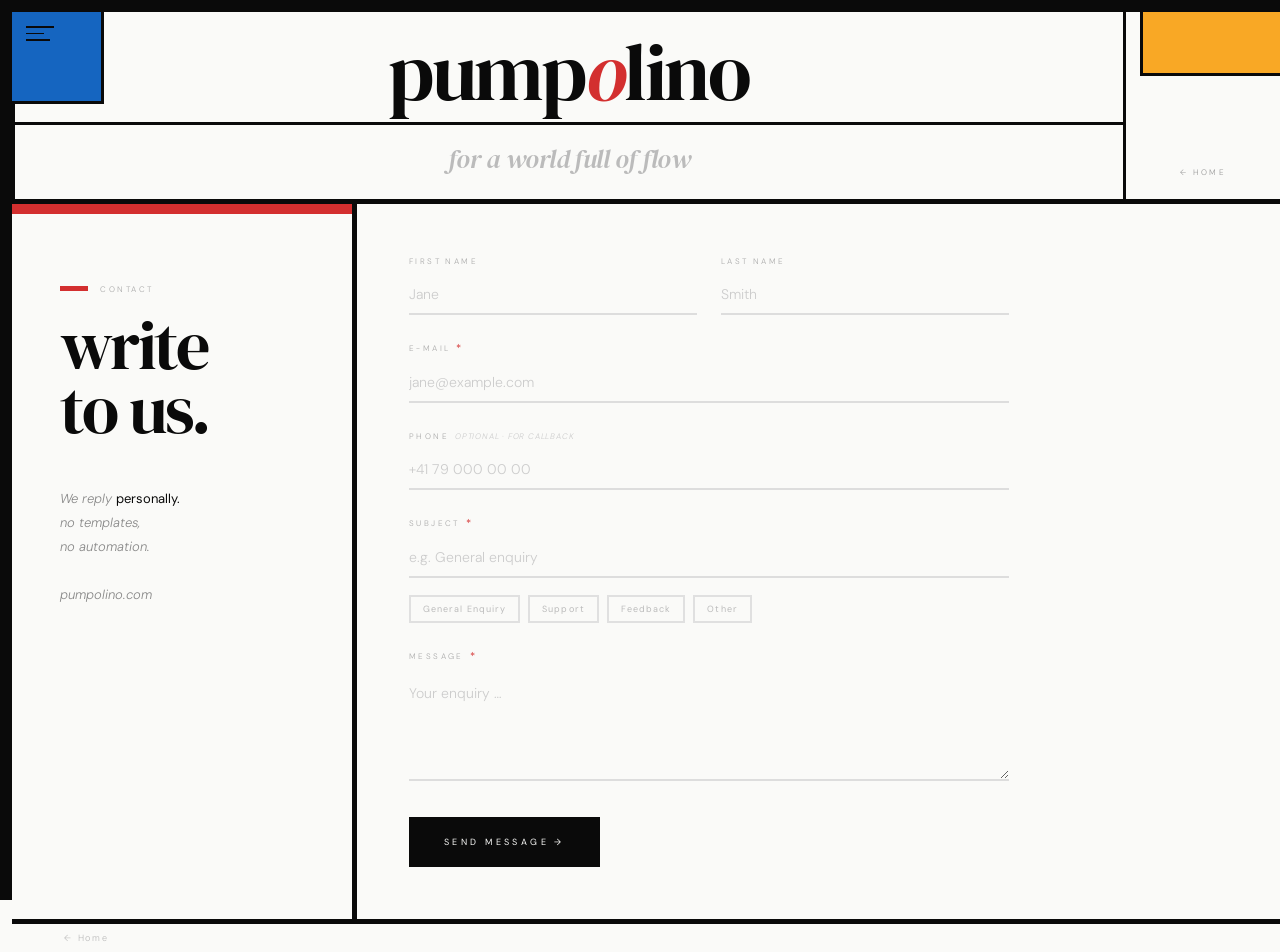
<file: contact/index.html>
<!DOCTYPE html>
<html lang="en">
<head>
  <meta name="google-site-verification" content="MdmdQ-X2cMjee2IlvMVtjdzibeW9ljBhXA4Iq9hw-4k"/>
  <title id="seo-title"></title>
  <meta name="description" id="seo-desc" content=""/>
  <meta property="og:title" id="seo-og-title" content=""/>
  <meta property="og:description" id="seo-og-desc" content=""/>
  <meta property="og:type" content="website"/>
  <meta property="og:url" content="https://pumpolino.com/contact/"/>
  <link rel="canonical" href="https://pumpolino.com/contact/"/>
  <meta charset="UTF-8"/>
  <meta name="viewport" content="width=device-width, initial-scale=1.0"/>
  <link rel="preconnect" href="https://fonts.googleapis.com">
  <link rel="preconnect" href="https://fonts.gstatic.com" crossorigin>
  <link href="https://fonts.googleapis.com/css2?family=DM+Sans:ital,opsz,wght@0,9..40,300;0,9..40,400;0,9..40,700;1,9..40,300&family=DM+Serif+Display:ital@0;1&display=swap&display=swap" rel="stylesheet" media="print" onload="this.media='all'">
  <noscript><link href="https://fonts.googleapis.com/css2?family=DM+Sans:ital,opsz,wght@0,9..40,300;0,9..40,400;0,9..40,700;1,9..40,300&family=DM+Serif+Display:ital@0;1&display=swap" rel="stylesheet"></noscript>
  <link rel="stylesheet" href="/assets/style.css">
  <style>
    .page { display: flex; flex-direction: column; min-height: 100vh; padding: 12px 0 0 12px; }
    .inner-eyebrow.red::before { background: var(--red); }
  </style>
<script type="application/ld+json">
{
  "@context": "https://schema.org",
  "@type": "ProfessionalService",
  "name": "Pumpolino",
  "url": "https://pumpolino.com",
  "description": "Pumpolino applies precision to complex problems, from industrial process consulting and AI-driven operations to art provenance and collection management.",
  "slogan": "for a world full of flow",
  "serviceType": ["Process Intelligence Consulting", "Art Provenance Consulting", "Industrial Asset Management"]
}
</script>
</head>
<body>

<div class="m-left"></div>
<div class="m-top"></div>
<div class="m-corner-1" onclick="this.classList.add('hidden')"></div>
<div class="m-corner-2" onclick="this.classList.add('hidden')"></div>


<button class="hamburger" id="hamburger" onclick="toggleMenu()" aria-label="Menu">
  <span></span><span></span><span></span>
</button>

<div class="nav-overlay" id="nav-overlay">
  <a class="nav-overlay-item" href="/">Home</a>
  <a class="nav-overlay-item" href="/process">Process &amp; Intelligence</a>
  <a class="nav-overlay-item" href="/art">Art &amp; Provenance</a>
  <a class="nav-overlay-item" href="/pumps-and-art">Industrial Pumps &amp; Art</a>
  <a class="nav-overlay-item" href="/contact">Contact</a>
</div>

<div class="page">
  <header class="site-header">
    <div class="header-left-cell"></div>
    <div class="header-center-cell">
      <a class="logo" href="/">
        <div class="logo-word">pump<em>o</em>lino</div>
      </a>
      <div class="header-tagline-cell">
        <div class="header-tagline">for a world full of flow</div>
      </div>
    </div>
    <div class="header-nav-cell">
      <a class="nav-link" href="/">← Home</a>
    </div>
  </header>

  <div class="inner-main">
    <div class="inner-left">
      <div class="inner-color-block" style="background:var(--red);"></div>
      <div class="inner-eyebrow red" id="c-eyebrow"></div>
      <div class="inner-title" id="c-title"></div>
      <p class="inner-note" id="c-note"></p>
    </div>
    <div class="inner-divider"></div>
    <div class="inner-right">
      <form class="contact-form" id="contact-form" novalidate>
        <input type="hidden" name="access_key" id="w3f-access-key">
        <input type="checkbox" name="botcheck" style="display:none;" tabindex="-1" autocomplete="off">
        <input type="hidden" name="from_name" value="Pumpolino Website">

        <div class="form-row">
          <div class="form-group">
            <label class="form-label" for="first-name" id="lbl-firstname"></label>
            <input class="form-input" type="text" id="first-name" name="first_name" placeholder="Jane" required>
          </div>
          <div class="form-group">
            <label class="form-label" for="last-name" id="lbl-lastname"></label>
            <input class="form-input" type="text" id="last-name" name="last_name" placeholder="Smith" required>
          </div>
        </div>
        <div class="form-group">
          <label class="form-label" for="email">E-mail <span class="req">*</span></label>
          <input class="form-input" type="email" id="email" name="email" placeholder="jane@example.com" required>
        </div>
        <div class="form-group">
          <label class="form-label" for="phone">Phone <span class="opt">optional · for callback</span></label>
          <input class="form-input" type="tel" id="phone" name="phone" placeholder="+41 79 000 00 00">
        </div>
        <div class="form-group">
          <label class="form-label" for="subject">Subject <span class="req">*</span></label>
          <input class="form-input" type="text" id="subject" name="subject" placeholder="e.g. General enquiry" required>
          <div class="subject-hints" id="subject-hints"></div>
        </div>
        <div class="form-group">
          <label class="form-label" for="message">Message <span class="req">*</span></label>
          <textarea class="form-textarea" id="message" name="message" placeholder="Your enquiry …" required></textarea>
        </div>
        <button class="form-submit" type="button" id="btn-submit" onclick="submitForm()"></button>
      </form>
      <div class="form-success" id="form-success"><p id="form-success-text"></p></div>
      <div class="form-error"   id="form-error">  <p id="form-error-text"></p></div>
    </div>
  </div>

  <footer class="site-footer">
    <a class="footer-right" href="/">← Home</a>
  </footer>

</div>

<script src="/assets/content.js"></script>
<script src="/assets/shared.js"></script>
<script>
  initShared();

  var c = CONTENT.contact;
  document.getElementById('c-eyebrow').textContent   = c.eyebrow;
  document.getElementById('c-title').innerHTML       = c.title;
  document.getElementById('c-note').innerHTML        = c.note;
  document.getElementById('lbl-firstname').textContent = c.form.firstname;
  document.getElementById('lbl-lastname').textContent  = c.form.lastname;
  document.getElementById('btn-submit').innerHTML    = c.form.submitBtn;
  document.getElementById('form-success-text').innerHTML = c.form.success;
  document.getElementById('form-error-text').textContent = c.form.error;
  document.getElementById('w3f-access-key').value   = c.web3formsKey;

  document.getElementById('subject-hints').innerHTML = c.form.hints.map(function(h){
    return '<button type="button" class="subject-hint" onclick="setSubject(this,\''+h+'\')">'+h+'</button>';
  }).join('');

  function setSubject(btn, val) {
    document.getElementById('subject').value = val;
    document.querySelectorAll('.subject-hint').forEach(function(b){ b.classList.remove('active'); });
    btn.classList.add('active');
  }

  async function submitForm() {
    var form    = document.getElementById('contact-form');
    var btn     = document.getElementById('btn-submit');
    var success = document.getElementById('form-success');
    var errorEl = document.getElementById('form-error');

    var required = form.querySelectorAll('[required]');
    var valid = true;
    required.forEach(function(el){ if (!el.value.trim()) valid = false; });
    if (!valid) { form.reportValidity(); return; }

    var firstName = document.getElementById('first-name').value.trim();
    var lastName  = document.getElementById('last-name').value.trim();

    var payload = {
      access_key: c.web3formsKey,
      from_name:  'Pumpolino Website',
      name:       (firstName + ' ' + lastName).trim(),
      email:      document.getElementById('email').value.trim(),
      phone:      document.getElementById('phone').value.trim(),
      subject:    document.getElementById('subject').value.trim(),
      message:    document.getElementById('message').value.trim(),
      botcheck:   form.querySelector('[name="botcheck"]').checked,
    };

    btn.disabled = true;
    btn.textContent = c.form.submitBtnSending;
    errorEl.style.display = 'none';

    try {
      var response = await fetch('https://api.web3forms.com/submit', {
        method: 'POST',
        headers: { 'Content-Type': 'application/json', 'Accept': 'application/json' },
        body: JSON.stringify(payload),
      });
      var data = await response.json();
      if (data.success) {
        form.style.display = 'none';
        success.style.display = 'block';
      } else {
        throw new Error(data.message || 'Unknown error');
      }
    } catch(e) {
      errorEl.style.display = 'block';
      btn.disabled = false;
      btn.innerHTML = c.form.submitBtn;
    }
  }
</script>
<script>
  (function() {
    var s = CONTENT.seo.contact;
    document.getElementById('seo-title').textContent = s.title;
    document.getElementById('seo-desc').setAttribute('content', s.description);
    document.getElementById('seo-og-title').setAttribute('content', s.title);
    document.getElementById('seo-og-desc').setAttribute('content', s.description);
  })();
</script>
</body>
</html>
</file>
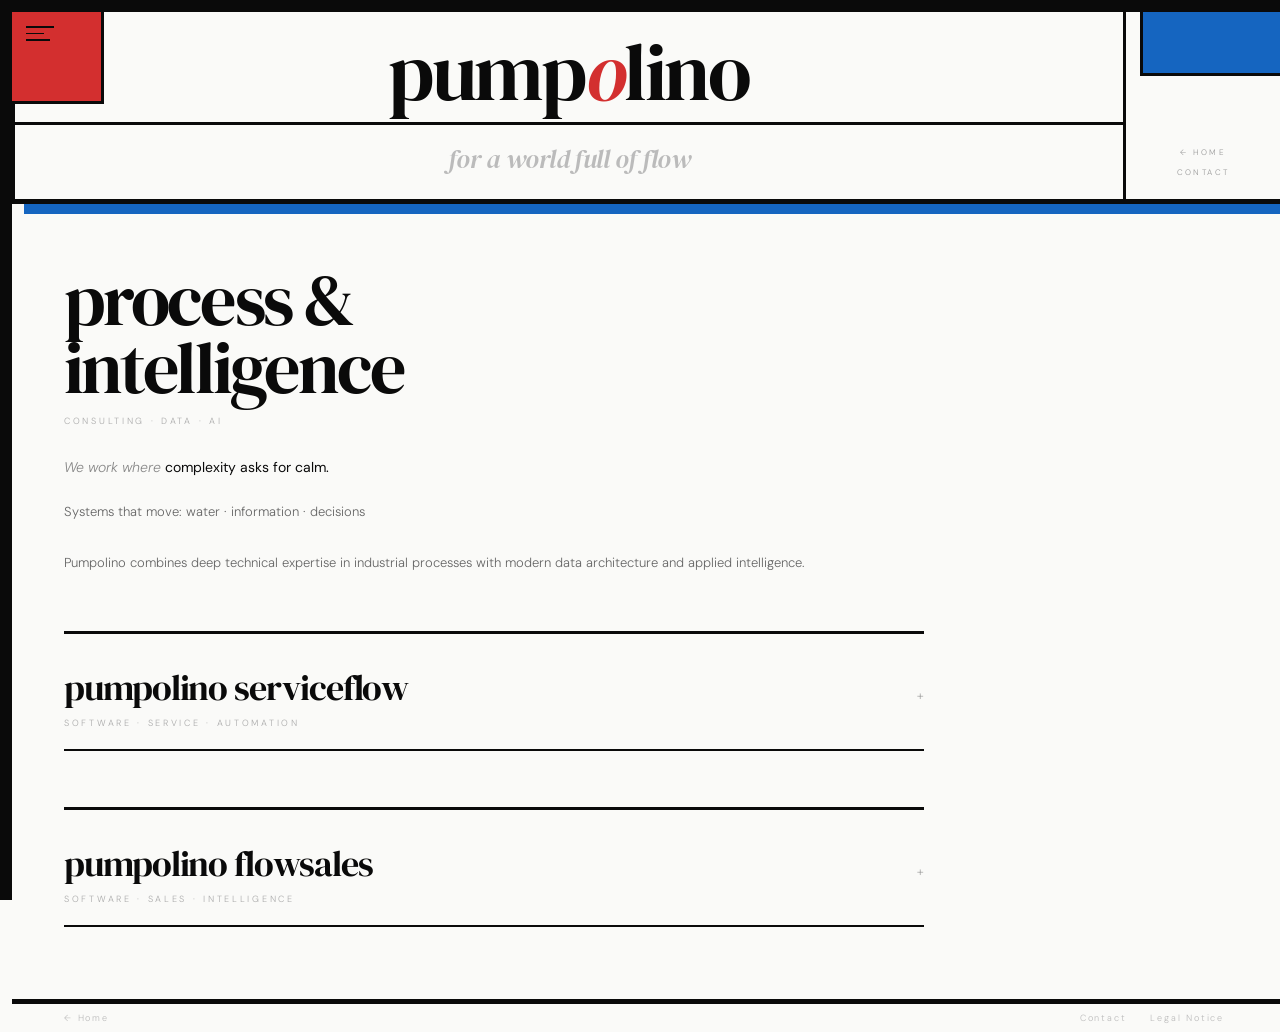
<file: process/index.html>
<!DOCTYPE html>
<html lang="en">
<head>
  <meta name="google-site-verification" content="MdmdQ-X2cMjee2IlvMVtjdzibeW9ljBhXA4Iq9hw-4k"/>
  <title id="seo-title"></title>
  <meta name="description" id="seo-desc" content=""/>
  <meta property="og:title" id="seo-og-title" content=""/>
  <meta property="og:description" id="seo-og-desc" content=""/>
  <meta property="og:type" content="website"/>
  <meta property="og:url" content="https://pumpolino.com/process/"/>
  <link rel="canonical" href="https://pumpolino.com/process/"/>
  <meta charset="UTF-8"/>
  <meta name="viewport" content="width=device-width, initial-scale=1.0"/>
  <link rel="preconnect" href="https://fonts.googleapis.com">
  <link rel="preconnect" href="https://fonts.gstatic.com" crossorigin>
  <link href="https://fonts.googleapis.com/css2?family=DM+Sans:ital,opsz,wght@0,9..40,300;0,9..40,400;0,9..40,700;1,9..40,300&family=DM+Serif+Display:ital@0;1&display=swap&display=swap" rel="stylesheet" media="print" onload="this.media='all'">
  <noscript><link href="https://fonts.googleapis.com/css2?family=DM+Sans:ital,opsz,wght@0,9..40,300;0,9..40,400;0,9..40,700;1,9..40,300&family=DM+Serif+Display:ital@0;1&display=swap" rel="stylesheet"></noscript>
  <link rel="stylesheet" href="/assets/style.css">
  <style>
    .page { display: flex; flex-direction: column; min-height: 100vh; padding: 12px 0 0 12px; }
    .page-main { flex: 1; padding: 52px 56px 72px 52px; position: relative; z-index: 10; }
    .page-bar { height: 10px; background: var(--blue); margin: 0 -56px 0 -52px; position: relative; left: -52px; width: calc(100% + 108px); margin-bottom: 40px; }
    .page-grid { display: grid; grid-template-columns: 1fr 1fr; gap: 56px; max-width: 1100px; margin-bottom: 56px; }
    @media (max-width: 760px) {
      .page-main { padding: 36px 28px 56px 28px; }
      .page-grid { grid-template-columns: 1fr; gap: 28px; }
      .p1-product { max-width: 100%; }
    }
  </style>
<script type="application/ld+json">
{
  "@context": "https://schema.org",
  "@type": "ProfessionalService",
  "name": "Pumpolino",
  "url": "https://pumpolino.com",
  "description": "Pumpolino applies precision to complex problems, from industrial process consulting and AI-driven operations to art provenance and collection management.",
  "slogan": "for a world full of flow",
  "serviceType": ["Process Intelligence Consulting", "Art Provenance Consulting", "Industrial Asset Management"]
}
</script>
</head>
<body>

<div class="m-left"></div>
<div class="m-top"></div>
<div class="m-corner-1" onclick="this.classList.add('hidden')"></div>
<div class="m-corner-2" onclick="this.classList.add('hidden')"></div>


<button class="hamburger" id="hamburger" onclick="toggleMenu()" aria-label="Menu">
  <span></span><span></span><span></span>
</button>

<div class="nav-overlay" id="nav-overlay">
  <a class="nav-overlay-item" href="/">Home</a>
  <a class="nav-overlay-item" href="/process">Process &amp; Intelligence</a>
  <a class="nav-overlay-item" href="/art">Art &amp; Provenance</a>
  <a class="nav-overlay-item" href="/pumps-and-art">Industrial Pumps &amp; Art</a>
  <a class="nav-overlay-item" href="/contact">Contact</a>
</div>

<div class="page">
  <header class="site-header">
    <div class="header-left-cell"></div>
    <div class="header-center-cell">
      <a class="logo" href="/">
        <div class="logo-word">pump<em>o</em>lino</div>
      </a>
      <div class="header-tagline-cell">
        <div class="header-tagline">for a world full of flow</div>
      </div>
    </div>
    <div class="header-nav-cell">
      <a class="nav-link" href="/">← Home</a>
      <a class="nav-link" href="/contact">Contact</a>
    </div>
  </header>

  <div style="height:10px;background:var(--blue);margin-left:12px;"></div>
  <main class="page-main">
    <div style="max-width:860px;">
      <div class="exp-title" id="p-title"></div>
      <div class="exp-sub" id="p-sub"></div>
      <div class="exp-intro" id="p-intro"></div>
      <div class="exp-body" id="p-body"></div>
    </div>

    <!-- ServiceFlow -->
    <div class="p1-product service" id="product-service">
      <div class="p1-product-trigger" onclick="toggleProduct('product-service')">
        <div class="p1-product-trigger-left">
          <div class="p1-product-title" id="sf-title"></div>
          <div class="p1-product-sub" id="sf-sub"></div>
        </div>
        <div class="p1-product-trigger-arrow">+</div>
      </div>
      <div class="p1-product-body">
        <div class="p1-product-body-inner">
          <p class="p1-product-lead" id="sf-lead"></p>
          <div class="p1-features" id="sf-features"></div>
          <div class="p1-steps-label" id="sf-steps-label"></div>
          <div class="p1-steps" id="sf-steps"></div>
        </div>
      </div>
    </div>

    <!-- FlowSales -->
    <div class="p1-product sales" id="product-sales">
      <div class="p1-product-trigger" onclick="toggleProduct('product-sales')">
        <div class="p1-product-trigger-left">
          <div class="p1-product-title" id="fls-title"></div>
          <div class="p1-product-sub" id="fls-sub"></div>
        </div>
        <div class="p1-product-trigger-arrow">+</div>
      </div>
      <div class="p1-product-body">
        <div class="p1-product-body-inner">
          <p class="p1-product-lead" id="fls-lead"></p>
          <div class="p1-features" id="fls-features"></div>
          <div class="p1-steps-label" id="fls-steps-label"></div>
          <div class="p1-steps" id="fls-steps"></div>
        </div>
      </div>
    </div>

  </main>

  <footer class="site-footer">
    <a class="footer-right" href="/">← Home</a>
    <span style="display:flex;gap:24px;">
      <a class="footer-right" href="/contact">Contact</a>
      <a class="footer-right" href="/legal">Legal Notice</a>
    </span>
  </footer>

</div>

<script src="/assets/content.js"></script>
<script src="/assets/shared.js"></script>
<script>
  initShared();

  var p = CONTENT.process;

  document.getElementById('p-title').innerHTML = p.title;
  document.getElementById('p-sub').textContent  = p.sub;
  document.getElementById('p-intro').innerHTML  = p.intro;
  document.getElementById('p-body').innerHTML   = p.body;

  var sf = p.serviceflow;
  document.getElementById('sf-title').textContent = sf.title;
  document.getElementById('sf-sub').textContent   = sf.sub;
  document.getElementById('sf-lead').textContent  = sf.lead;
  document.getElementById('sf-steps-label').textContent = sf.stepsLabel;

  document.getElementById('sf-features').innerHTML = sf.features.map(function(f){
    return '<div class="p1-feature"><div class="p1-feature-label">'+f.label+'</div><p class="p1-feature-text">'+f.text+'</p></div>';
  }).join('');
  document.getElementById('sf-steps').innerHTML = sf.steps.map(function(s,i){
    return '<div class="p1-step"><div class="p1-step-num">'+(i+1)+'</div><div class="p1-step-body"><div class="p1-step-title">'+s.title+'</div><div class="p1-step-desc">'+s.text+'</div></div></div>';
  }).join('');

  var fls = p.flowsales;
  document.getElementById('fls-title').textContent = fls.title;
  document.getElementById('fls-sub').textContent   = fls.sub;
  document.getElementById('fls-lead').textContent  = fls.lead;
  document.getElementById('fls-steps-label').textContent = fls.stepsLabel;

  document.getElementById('fls-features').innerHTML = fls.features.map(function(f){
    return '<div class="p1-feature"><div class="p1-feature-label">'+f.label+'</div><p class="p1-feature-text">'+f.text+'</p></div>';
  }).join('');
  document.getElementById('fls-steps').innerHTML = fls.steps.map(function(s,i){
    return '<div class="p1-step"><div class="p1-step-num">'+(i+1)+'</div><div class="p1-step-body"><div class="p1-step-title">'+s.title+'</div><div class="p1-step-desc">'+s.text+'</div></div></div>';
  }).join('');

  function toggleProduct(id) {
    document.getElementById(id).classList.toggle('open');
  }
</script>
<script>
  (function() {
    var s = CONTENT.seo.process;
    document.getElementById('seo-title').textContent = s.title;
    document.getElementById('seo-desc').setAttribute('content', s.description);
    document.getElementById('seo-og-title').setAttribute('content', s.title);
    document.getElementById('seo-og-desc').setAttribute('content', s.description);
  })();
</script>
</body>
</html>
</file>
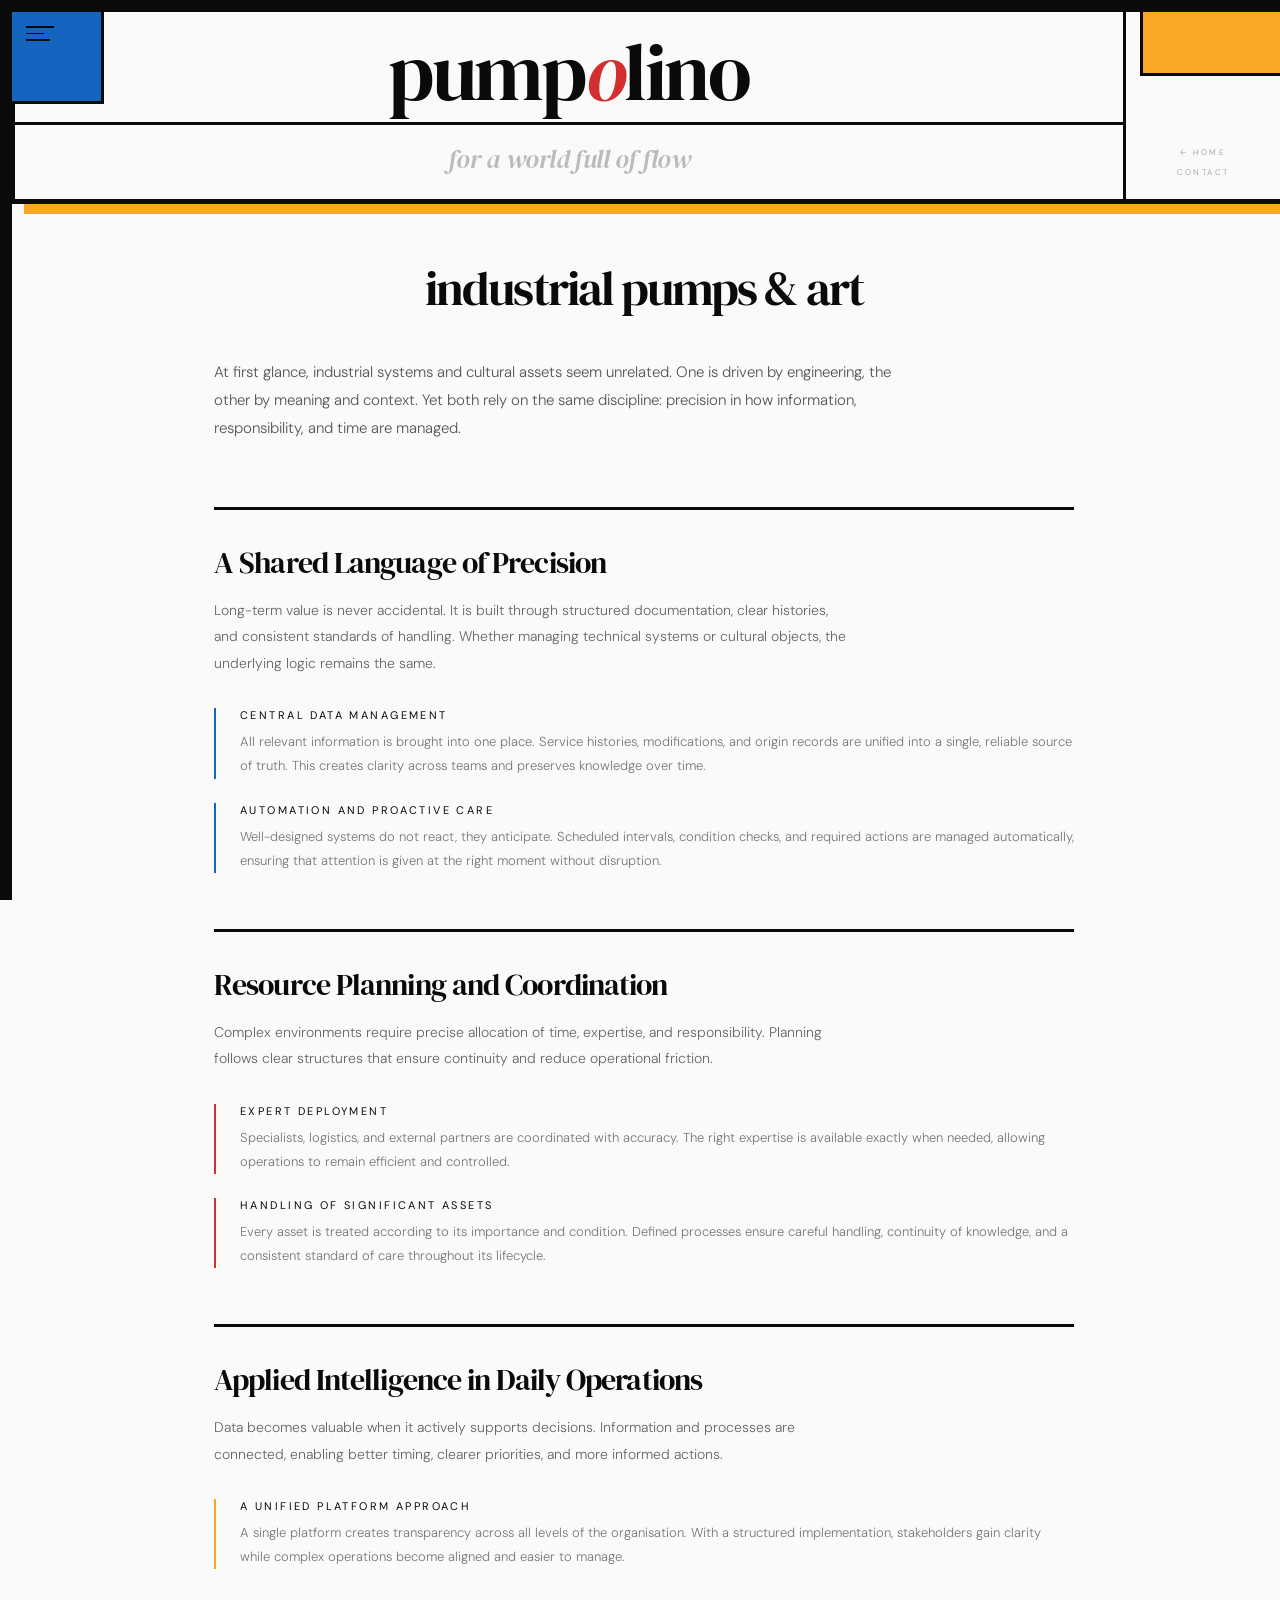
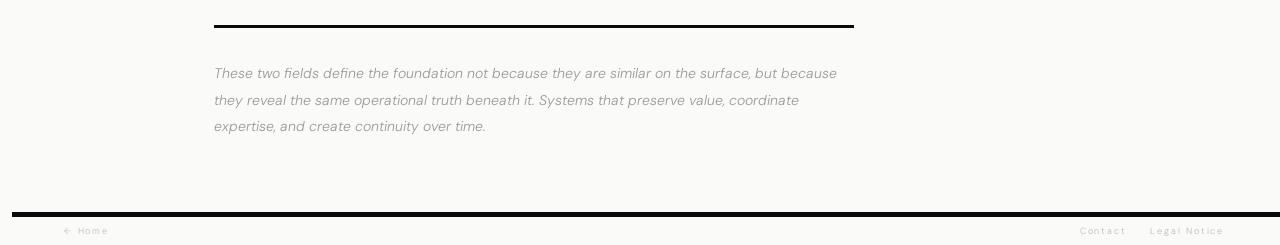
<file: pumps-and-art/index.html>
<!DOCTYPE html>
<html lang="en">
<head>
  <meta name="google-site-verification" content="MdmdQ-X2cMjee2IlvMVtjdzibeW9ljBhXA4Iq9hw-4k"/>
  <title id="seo-title"></title>
  <meta name="description" id="seo-desc" content=""/>
  <meta property="og:title" id="seo-og-title" content=""/>
  <meta property="og:description" id="seo-og-desc" content=""/>
  <meta property="og:type" content="website"/>
  <meta property="og:url" content="https://pumpolino.com/pumps-and-art/"/>
  <link rel="canonical" href="https://pumpolino.com/pumps-and-art/"/>
  <meta charset="UTF-8"/>
  <meta name="viewport" content="width=device-width, initial-scale=1.0"/>
  <link rel="preconnect" href="https://fonts.googleapis.com">
  <link rel="preconnect" href="https://fonts.gstatic.com" crossorigin>
  <link href="https://fonts.googleapis.com/css2?family=DM+Sans:ital,opsz,wght@0,9..40,300;0,9..40,400;0,9..40,700;1,9..40,300&family=DM+Serif+Display:ital@0;1&display=swap&display=swap" rel="stylesheet" media="print" onload="this.media='all'">
  <noscript><link href="https://fonts.googleapis.com/css2?family=DM+Sans:ital,opsz,wght@0,9..40,300;0,9..40,400;0,9..40,700;1,9..40,300&family=DM+Serif+Display:ital@0;1&display=swap" rel="stylesheet"></noscript>
  <link rel="stylesheet" href="/assets/style.css">
  <style>
    .page { display: flex; flex-direction: column; min-height: 100vh; padding: 12px 0 0 12px; }
    .page-main { flex: 1; padding: 52px 56px 72px 52px; position: relative; z-index: 10; }
    @media (max-width: 760px) { .page-main { padding: 36px 28px 56px 28px; } }
  </style>
<script type="application/ld+json">
{
  "@context": "https://schema.org",
  "@type": "ProfessionalService",
  "name": "Pumpolino",
  "url": "https://pumpolino.com",
  "description": "Pumpolino applies precision to complex problems, from industrial process consulting and AI-driven operations to art provenance and collection management.",
  "slogan": "for a world full of flow",
  "serviceType": ["Process Intelligence Consulting", "Art Provenance Consulting", "Industrial Asset Management"]
}
</script>
</head>
<body>

<div class="m-left"></div>
<div class="m-top"></div>
<div class="m-corner-1" onclick="this.classList.add('hidden')"></div>
<div class="m-corner-2" onclick="this.classList.add('hidden')"></div>


<button class="hamburger" id="hamburger" onclick="toggleMenu()" aria-label="Menu">
  <span></span><span></span><span></span>
</button>

<div class="nav-overlay" id="nav-overlay">
  <a class="nav-overlay-item" href="/">Home</a>
  <a class="nav-overlay-item" href="/process">Process &amp; Intelligence</a>
  <a class="nav-overlay-item" href="/art">Art &amp; Provenance</a>
  <a class="nav-overlay-item" href="/pumps-and-art">Industrial Pumps &amp; Art</a>
  <a class="nav-overlay-item" href="/contact">Contact</a>
</div>

<div class="page">
  <header class="site-header">
    <div class="header-left-cell"></div>
    <div class="header-center-cell">
      <a class="logo" href="/">
        <div class="logo-word">pump<em>o</em>lino</div>
      </a>
      <div class="header-tagline-cell">
        <div class="header-tagline">for a world full of flow</div>
      </div>
    </div>
    <div class="header-nav-cell">
      <a class="nav-link" href="/">← Home</a>
      <a class="nav-link" href="/contact">Contact</a>
    </div>
  </header>

  <div style="height:10px;background:var(--yellow);margin-left:12px;"></div>
  <main class="page-main">
    <div style="text-align:center;margin-bottom:48px;">
      <div class="exp-title" id="pu-title" style="font-size:clamp(32px,4vw,48px);"></div>
    </div>

    <div id="pu-content" style="max-width:860px;margin:0 auto;width:100%;"></div>
  </main>

  <footer class="site-footer">
    <a class="footer-right" href="/">← Home</a>
    <span style="display:flex;gap:24px;">
      <a class="footer-right" href="/contact">Contact</a>
      <a class="footer-right" href="/legal">Legal Notice</a>
    </span>
  </footer>

</div>

<script src="/assets/content.js"></script>
<script src="/assets/shared.js"></script>
<script>
  initShared();

  var c = CONTENT.pumps;
  document.getElementById('pu-title').textContent = c.title;

  var html = '<p style="font-size:15px;line-height:1.85;color:#555;font-weight:300;max-width:680px;margin-bottom:64px;">' + c.intro + '</p>';

  c.sections.forEach(function(s) {
    var accentVar = s.accent === 'blue' ? 'var(--blue)' : s.accent === 'red' ? 'var(--red)' : 'var(--yellow)';
    html += '<div style="margin-bottom:56px;border-top:var(--border);padding-top:32px;">';
    html += '<div style="font-family:var(--font-display);font-size:clamp(22px,2.8vw,30px);letter-spacing:-0.03em;color:var(--black);margin-bottom:14px;">' + s.title + '</div>';
    html += '<p style="font-size:14px;line-height:1.9;color:#666;font-weight:300;margin-bottom:32px;max-width:640px;">' + s.lead + '</p>';
    s.features.forEach(function(f, fi) {
      var mb = fi < s.features.length - 1 ? 'margin-bottom:24px;' : '';
      html += '<div style="padding-left:24px;border-left:2px solid ' + accentVar + ';' + mb + '">';
      html += '<div style="font-size:11px;letter-spacing:0.22em;text-transform:uppercase;color:var(--black);font-weight:400;margin-bottom:8px;">' + f.label + '</div>';
      html += '<p style="font-size:13px;line-height:1.85;color:#777;font-weight:300;margin:0;">' + f.text + '</p>';
      html += '</div>';
    });
    html += '</div>';
  });

  html += '<p style="font-size:14px;line-height:1.9;color:#999;font-weight:300;font-style:italic;max-width:640px;border-top:var(--border);padding-top:32px;margin-bottom:0;">' + c.closing + '</p>';

  document.getElementById('pu-content').innerHTML = html;
</script>
<script>
  (function() {
    var s = CONTENT.seo.pumps;
    document.getElementById('seo-title').textContent = s.title;
    document.getElementById('seo-desc').setAttribute('content', s.description);
    document.getElementById('seo-og-title').setAttribute('content', s.title);
    document.getElementById('seo-og-desc').setAttribute('content', s.description);
  })();
</script>
</body>
</html>
</file>
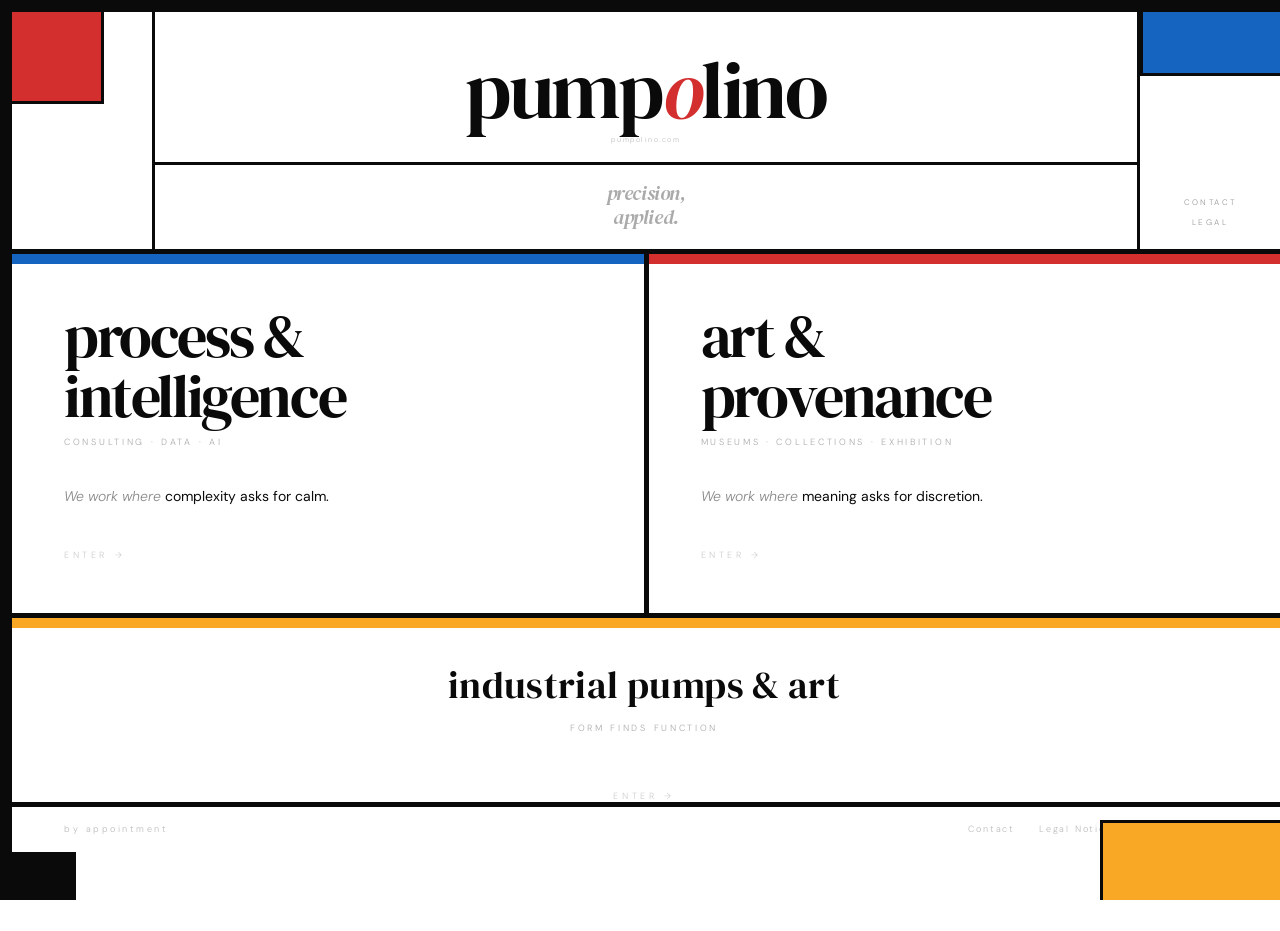
<file: index-1.html>
<!DOCTYPE html>
<html lang="en">
<head>
  <meta charset="UTF-8" />
  <meta name="viewport" content="width=device-width, initial-scale=1.0" />
  <title>Pumpolino</title>
  <meta name="description" content="Precision, applied." />
  <link rel="preconnect" href="https://fonts.googleapis.com">
  <link rel="preconnect" href="https://fonts.gstatic.com" crossorigin>
  <link href="https://fonts.googleapis.com/css2?family=DM+Sans:ital,opsz,wght@0,9..40,300;0,9..40,400;0,9..40,700;1,9..40,300&family=DM+Serif+Display:ital@0;1&display=swap" rel="stylesheet">
  <style>
    :root {
      --black: #0a0a0a;
      --white: #ffffff;
      --red: #D32F2F;
      --blue: #1565C0;
      --yellow: #F9A825;
      --green: #2E7D32;
      --border: 3px solid #0a0a0a;
      --border-thick: 5px solid #0a0a0a;
      --font-display: 'DM Serif Display', Georgia, serif;
      --font-body: 'DM Sans', Helvetica, sans-serif;
    }

    *, *::before, *::after { box-sizing: border-box; margin: 0; padding: 0; }
    html { scroll-behavior: smooth; }
    body {
      font-family: var(--font-body);
      background: var(--white);
      color: var(--black);
      -webkit-font-smoothing: antialiased;
      min-height: 100vh;
    }

    /* ── Mondrian structural frame ── */
    .m-left  { position: fixed; left: 0; top: 0; bottom: 0; width: 12px; background: var(--black); z-index: 200; }
    .m-top   { position: fixed; left: 0; right: 0; top: 0; height: 12px; background: var(--black); z-index: 200; }
    .m-corner-1 { position: fixed; top: 12px; left: 12px; width: 92px; height: 92px; background: var(--red); z-index: 190; border-right: var(--border); border-bottom: var(--border); }
    .m-corner-2 { position: fixed; top: 12px; right: 0; width: 140px; height: 64px; background: var(--blue); z-index: 190; border-left: var(--border); border-bottom: var(--border); }
    .m-corner-3 { position: fixed; bottom: 0; right: 0; width: 180px; height: 80px; background: var(--yellow); z-index: 190; border-left: var(--border); border-top: var(--border); }
    .m-corner-black { position: fixed; bottom: 0; left: 12px; width: 64px; height: 48px; background: var(--black); z-index: 190; }

    .m-corner-1, .m-corner-2, .m-corner-3 {
      cursor: pointer;
      display: flex; align-items: center; justify-content: center;
      transition: opacity 0.3s;
    }
    .m-corner-1:hover, .m-corner-2:hover, .m-corner-3:hover { opacity: 0.6; }
    .m-corner-1.hidden, .m-corner-2.hidden, .m-corner-3.hidden { opacity: 0; pointer-events: none; }
    .m-corner-label {
      font-family: var(--font-body);
      font-size: 9px; letter-spacing: 0.4em;
      text-transform: uppercase; color: #ccc;
      font-weight: 300; opacity: 0;
      transition: opacity 0.2s; pointer-events: none;
      user-select: none;
    }
    .m-corner-1:hover .m-corner-label,
    .m-corner-2:hover .m-corner-label,
    .m-corner-3:hover .m-corner-label { opacity: 1; }
    .page { display: none; flex-direction: column; min-height: 100vh; padding: 12px 0 0 12px; }
    .page.active { display: flex; }

    /* ── Header ── */
    .site-header {
      position: relative; z-index: 10;
      display: grid;
      grid-template-columns: 140px 1fr 140px;
      align-items: stretch;
      border-bottom: var(--border-thick);
      background: var(--white);
    }

    .header-left-cell {
      display: flex;
      flex-direction: column;
    }

    .header-center-cell {
      border-left: var(--border);
      border-right: var(--border);
      display: flex;
      flex-direction: column;
      align-items: center;
    }

    .logo {
      display: flex;
      flex-direction: column;
      justify-content: flex-end;
      align-items: center;
      text-decoration: none; cursor: pointer;
      padding: 0 22px 18px 22px;
      height: 150px;
      flex-shrink: 0;
      width: 100%;
    }
    .logo-word {
      font-family: var(--font-display);
      font-size: clamp(48px, 6.5vw, 80px);
      font-weight: 400; letter-spacing: -0.03em;
      color: var(--black); line-height: 1; text-transform: lowercase;
    }
    .logo-word em { font-style: italic; color: var(--red); }
    .logo-domain {
      font-size: 7px; letter-spacing: 0.22em; color: #bbb;
      font-weight: 300; text-transform: lowercase; margin-top: 5px;
    }

    .header-tagline-cell {
      border-top: var(--border);
      padding: 16px 22px 20px 22px;
      display: flex;
      align-items: flex-end;
      justify-content: center;
      flex: 1;
      width: 100%;
    }
    .header-tagline {
      font-family: var(--font-display);
      font-size: clamp(14px, 1.8vw, 20px);
      font-weight: 400; letter-spacing: -0.02em;
      color: #aaa; line-height: 1.2;
      text-transform: lowercase; font-style: italic;
      text-align: center;
    }

    .header-nav-cell {
      width: 140px;
      display: flex; flex-direction: column;
      justify-content: flex-end; padding: 0 0 22px 0;
      align-items: center; gap: 10px;
    }
    .nav-link {
      font-size: 8px; letter-spacing: 0.3em;
      text-transform: uppercase; color: #999;
      font-weight: 300; text-decoration: none; cursor: pointer;
      transition: color 0.2s;
    }
    .nav-link:hover { color: var(--black); }

    /* ── Panels ── */
    .panels {
      flex: 1; display: grid;
      grid-template-columns: 1fr 5px 1fr;
      grid-template-rows: auto auto;
      align-items: stretch;
      transition: grid-template-columns 0.6s cubic-bezier(0.77,0,0.18,1);
      min-height: 540px; position: relative; z-index: 10;
    }
    .panel-3-row {
      grid-column: 1 / -1;
      border-top: var(--border-thick);
    }
    .panel-3-row .panel-3 {
      padding-top: 10px;
    }
    .panel-divider { background: var(--black); width: 5px; transition: opacity 0.4s ease; }
    .panel {
      padding: 52px 56px 52px 52px;
      display: flex; flex-direction: column;
      cursor: pointer;
      transition: background 0.3s, opacity 0.4s;
      overflow: hidden; position: relative;
    }
    .panel:hover { background: rgba(249,168,37,0.04); }
    .panel-bar {
      position: absolute; top: 0; left: 0; right: 0; height: 10px;
      transition: height 0.3s;
    }
    .panel-bar.blue { background: var(--blue); }
    .panel-bar.red  { background: var(--red); }
    .panel:hover .panel-bar { height: 14px; }

    .panel-number {
      font-size: 8px; letter-spacing: 0.3em; color: #ccc;
      font-weight: 300; margin-bottom: 40px; margin-top: 22px;
    }
    .collapsed .panel-number { display: none; }
    .panel-title {
      font-family: var(--font-display);
      font-size: clamp(38px, 5.5vw, 60px);
      font-weight: 400; letter-spacing: -0.04em;
      color: var(--black); line-height: 1;
      text-transform: lowercase; margin-bottom: 10px;
    }
    .panel-sub {
      font-size: 9px; letter-spacing: 0.3em;
      text-transform: uppercase; color: #aaa;
      font-weight: 300; margin-bottom: 36px;
    }
    .panel-body {
      font-size: 14px; line-height: 1.75;
      color: #888; font-weight: 300; font-style: italic; max-width: 300px;
    }
    .panel-body strong { font-style: normal; font-weight: 400; color: var(--black); }
    .spacer { flex: 1; }
    .panel-cta {
      font-size: 9px; letter-spacing: 0.4em;
      text-transform: uppercase; color: #ccc; font-weight: 300;
      transition: color 0.25s, letter-spacing 0.3s; margin-top: 40px;
    }
    .panel:hover .panel-cta { color: var(--black); letter-spacing: 0.52em; }

    /* Expanded */
    .panels.expanded-1 { grid-template-columns: 1fr 5px 0fr 5px 0fr; }
    .panels.expanded-2 { grid-template-columns: 0fr 5px 1fr 5px 0fr; }
    .panels.expanded-3 { grid-template-columns: 1fr; grid-template-rows: 0 auto; }
    .panels.expanded-1 .panel-2,
    .panels.expanded-1 .panel-3,
    .panels.expanded-2 .panel-1,
    .panels.expanded-2 .panel-3 { opacity: 0; pointer-events: none; padding: 0; overflow: hidden; }
    .panels.expanded-3 .panel-1,
    .panels.expanded-3 .panel-2 { display: none; }
    .panels.expanded-1 .panel-divider,
    .panels.expanded-2 .panel-divider { opacity: 0; }
    .panels.expanded-3 .panel-divider { display: none; }
    .panels.expanded-1 .panel-1,
    .panels.expanded-2 .panel-2,
    .panels.expanded-3 .panel-3 { cursor: default; }
    .panels.expanded-1 .panel-1:hover,
    .panels.expanded-2 .panel-2:hover,
    .panels.expanded-3 .panel-3:hover { background: transparent; }
    .panels.expanded-1 .panel-1 .collapsed,
    .panels.expanded-2 .panel-2 .collapsed,
    .panels.expanded-3 .panel-3 .collapsed { display: none; }
    .expanded-inner { display: none; flex-direction: column; flex: 1; }
    .panels.expanded-1 .panel-1 .expanded-inner,
    .panels.expanded-2 .panel-2 .expanded-inner,
    .panels.expanded-3 .panel-3 .expanded-inner { display: flex; }

    .exp-grid {
      display: grid; grid-template-columns: 1fr 1fr;
      gap: 64px; align-items: start; flex: 1; margin-top: 22px;
    }
    .exp-title {
      font-family: var(--font-display);
      font-size: clamp(44px, 6.5vw, 72px);
      font-weight: 400; letter-spacing: -0.04em;
      color: var(--black); line-height: 0.95;
      text-transform: lowercase; margin-bottom: 12px;
    }
    .exp-sub {
      font-size: 9px; letter-spacing: 0.3em;
      text-transform: uppercase; color: #aaa; font-weight: 300;
    }
    .exp-right {
      padding-top: 4px; opacity: 0; transform: translateY(12px);
      transition: opacity 0.5s ease 0.3s, transform 0.5s ease 0.3s;
    }
    .panels.expanded-1 .panel-1 .exp-right,
    .panels.expanded-2 .panel-2 .exp-right,
    .panels.expanded-3 .panel-3 .exp-right { opacity: 1; transform: translateY(0); }
    .exp-intro {
      font-size: 14px; line-height: 1.75;
      color: #888; font-weight: 300; font-style: italic; margin-bottom: 20px;
    }
    .exp-intro strong { font-style: normal; font-weight: 400; color: var(--black); }
    .exp-body { font-size: 13px; line-height: 1.95; color: #666; font-weight: 300; }

    /* Reference button */
    .btn-ref {
      display: inline-flex; align-items: center; gap: 12px;
      margin-top: 28px; padding: 13px 22px;
      background: var(--white); border: var(--border);
      color: var(--black); font-family: var(--font-body);
      font-size: 9px; letter-spacing: 0.3em; text-transform: uppercase;
      font-weight: 400; cursor: pointer;
      transition: background 0.25s, color 0.25s;
    }
    .btn-ref::before {
      content: ''; display: block; width: 20px; height: 4px;
      background: var(--green); flex-shrink: 0; transition: background 0.25s;
    }
    .btn-ref:hover { background: var(--black); color: var(--white); }
    .btn-ref:hover::before { background: var(--white); }
    .btn-ref .arrow { transition: transform 0.3s; }
    .btn-ref.open .arrow { transform: rotate(90deg); }

    /* Reference drawer */
    .ref-drawer {
      overflow: hidden; max-height: 0; opacity: 0;
      transition: max-height 0.7s cubic-bezier(0.77,0,0.18,1), opacity 0.4s ease 0.15s;
    }
    .ref-drawer.open { max-height: none; opacity: 1; }
    .ref-separator { border: none; border-top: var(--border); margin: 40px 0 0 0; }
    .ref-inner {
      display: grid; grid-template-columns: 1fr 1fr;
      gap: 56px; padding-top: 36px; padding-bottom: 8px;
    }
    .ref-tag {
      display: inline-flex; align-items: center; gap: 0; margin-bottom: 18px;
    }
    .ref-tag-bar {
      width: 36px; height: 36px; background: var(--green);
      display: flex; align-items: center; justify-content: center; flex-shrink: 0;
    }
    .ref-tag-label {
      font-size: 8px; letter-spacing: 0.3em;
      text-transform: uppercase; color: #aaa;
      font-weight: 300; padding-left: 12px;
    }
    .ref-title {
      font-family: var(--font-display);
      font-size: clamp(22px, 2.8vw, 32px);
      font-weight: 400; letter-spacing: -0.03em;
      color: var(--black); line-height: 1.05;
      text-transform: lowercase; margin-bottom: 6px;
    }
    .ref-sub {
      font-size: 9px; letter-spacing: 0.28em;
      text-transform: uppercase; color: #aaa; font-weight: 300; margin-bottom: 22px;
    }
    .ref-lead {
      font-size: 13px; line-height: 1.7;
      color: #888; font-style: italic; font-weight: 300; margin-bottom: 26px;
    }
    .ref-lead strong { font-style: normal; font-weight: 400; color: var(--black); }

    /* Feature list */
    .ref-features { list-style: none; display: flex; flex-direction: column; gap: 0; border-top: var(--border); }
    .ref-feature { display: grid; grid-template-columns: 10px 1fr; border-bottom: 2px solid var(--black); }
    .ref-feature-bar { background: var(--blue); width: 10px; align-self: stretch; }
    .ref-feature-content { padding: 16px 18px; }
    .ref-feature-title { font-size: 12px; font-weight: 700; color: var(--black); letter-spacing: 0.01em; margin-bottom: 4px; }
    .ref-feature-desc { font-size: 12px; line-height: 1.65; color: #666; font-weight: 300; }

    /* Steps */
    .ref-steps-label {
      font-size: 8px; letter-spacing: 0.3em;
      text-transform: uppercase; color: #aaa; font-weight: 300; margin-bottom: 16px;
    }
    .ref-steps { display: flex; flex-direction: column; gap: 0; border-top: var(--border); }
    .ref-step {
      display: grid; grid-template-columns: 56px 1fr;
      border-bottom: 2px solid var(--black); transition: background 0.2s;
    }
    .ref-step:hover { background: rgba(21,101,192,0.04); }
    .ref-step-num {
      background: var(--black); color: var(--white);
      font-family: var(--font-display); font-size: 26px;
      font-weight: 400; display: flex; align-items: center;
      justify-content: center; letter-spacing: -0.02em; min-height: 76px;
    }
    .ref-step-body { padding: 18px 20px; display: flex; flex-direction: column; justify-content: center; }
    .ref-step-title { font-size: 12px; font-weight: 700; color: var(--black); letter-spacing: 0.01em; margin-bottom: 4px; }
    .ref-step-desc { font-size: 12px; line-height: 1.6; color: #666; font-weight: 300; }

    /* Back button */
    .btn-back {
      font-size: 9px; letter-spacing: 0.3em; text-transform: uppercase;
      color: #bbb; font-weight: 300; cursor: pointer; margin-top: 52px;
      display: none; transition: color 0.2s; align-self: flex-start;
      background: none; border: none; padding: 0; font-family: inherit;
    }
    .btn-back:hover { color: var(--black); }
    .panels.expanded-1 .panel-3-row,
    .panels.expanded-2 .panel-3-row { border-top: none; }
    .panels.expanded-3 .panel-3-row { border-top: var(--border-thick); }
    .panels.expanded-1 .panel-1 .btn-back,
    .panels.expanded-2 .panel-2 .btn-back,
    .panels.expanded-3 .panel-3 .btn-back { display: block; }

    /* ── Footer ── */
    .site-footer {
      position: relative; z-index: 10; border-top: var(--border-thick);
      padding: 16px 56px 16px 52px;
      display: flex; align-items: center; justify-content: space-between;
      background: var(--white); margin-bottom: 80px;
    }
    .footer-left { font-size: 9px; letter-spacing: 0.28em; color: #bbb; font-weight: 300; text-transform: lowercase; }
    .footer-right { font-size: 9px; letter-spacing: 0.2em; color: #bbb; font-weight: 300; cursor: pointer; transition: color 0.2s; }
    .footer-right:hover { color: var(--black); }

    /* CONTACT PAGE */
    .contact-main {
      flex: 1; display: grid; grid-template-columns: 340px 5px 1fr;
      position: relative; z-index: 10; min-height: 560px;
    }
    .contact-left {
      padding: 52px 48px 52px 48px;
      display: flex; flex-direction: column;
      background: var(--white); position: relative;
    }
    .contact-color-block { position: absolute; top: 0; left: 0; width: 100%; height: 10px; background: var(--red); }
    .contact-divider { background: var(--black); width: 5px; }
    .contact-right { padding: 52px 56px 52px 52px; display: flex; flex-direction: column; }

    .contact-eyebrow {
      font-size: 8px; letter-spacing: 0.32em;
      text-transform: uppercase; color: #aaa; font-weight: 300;
      margin-bottom: 20px; margin-top: 28px;
      display: flex; align-items: center; gap: 12px;
    }
    .contact-eyebrow::before {
      content: ''; display: block; width: 28px; height: 5px;
      background: var(--red); flex-shrink: 0;
    }
    .contact-title {
      font-family: var(--font-display);
      font-size: clamp(42px, 6vw, 68px);
      font-weight: 400; letter-spacing: -0.04em;
      color: var(--black); line-height: 0.95;
      text-transform: lowercase; margin-bottom: 16px;
    }
    .contact-note {
      font-size: 13px; line-height: 1.85;
      color: #888; font-weight: 300; font-style: italic; margin-top: 28px;
    }
    .contact-note strong { font-style: normal; font-weight: 400; color: var(--black); }

    .contact-form { display: flex; flex-direction: column; gap: 28px; max-width: 600px; }
    .form-row { display: grid; grid-template-columns: 1fr 1fr; gap: 24px; }
    .form-group { display: flex; flex-direction: column; gap: 9px; }
    .form-label {
      font-size: 8px; letter-spacing: 0.3em;
      text-transform: uppercase; color: #aaa; font-weight: 300;
      display: flex; align-items: center; gap: 6px;
    }
    .form-label .req { color: var(--red); font-size: 11px; line-height: 1; }
    .form-label .opt { color: #ccc; font-style: italic; letter-spacing: 0.1em; }

    .form-input,
    .form-textarea {
      font-family: var(--font-body); font-size: 14px; font-weight: 300;
      color: var(--black); background: transparent; border: none;
      border-bottom: 2px solid #ddd; padding: 10px 0; outline: none;
      transition: border-color 0.2s; width: 100%;
    }
    .form-input::placeholder, .form-textarea::placeholder { color: #ccc; }
    .form-input:focus, .form-textarea:focus { border-bottom-color: var(--black); }
    .form-textarea { resize: vertical; min-height: 110px; line-height: 1.75; }

    .subject-hints { display: flex; flex-wrap: wrap; gap: 8px; margin-top: 8px; }
    .subject-hint {
      font-size: 9px; letter-spacing: 0.12em; color: #bbb;
      border: 2px solid #e0e0e0; padding: 6px 12px; cursor: pointer;
      font-family: var(--font-body); background: transparent;
      transition: border-color 0.2s, color 0.2s, background 0.2s;
    }
    .subject-hint:hover, .subject-hint.active {
      border-color: var(--black); color: var(--white); background: var(--black);
    }

    .form-submit {
      display: inline-flex; align-items: center; gap: 16px;
      margin-top: 8px; padding: 16px 32px;
      background: var(--black); border: var(--border); color: var(--white);
      font-family: var(--font-body); font-size: 9px; letter-spacing: 0.38em;
      text-transform: uppercase; font-weight: 400; cursor: pointer;
      align-self: flex-start; transition: background 0.25s, border-color 0.25s;
    }
    .form-submit:hover { background: var(--blue); border-color: var(--blue); }

    .form-success {
      display: none; border-left: 10px solid var(--green);
      padding: 24px 28px; background: rgba(46,125,50,0.04);
    }
    .form-success p { font-size: 14px; color: var(--green); font-weight: 300; line-height: 1.75; }
    .form-success strong { font-weight: 600; }

    /* IMPRESSUM PAGE */
    .impressum-main {
      flex: 1; display: grid; grid-template-columns: 340px 5px 1fr;
      position: relative; z-index: 10; min-height: 560px;
    }
    .impressum-left {
      padding: 52px 48px 52px 48px;
      display: flex; flex-direction: column;
      background: var(--white); position: relative;
    }
    .impressum-color-block { position: absolute; top: 0; left: 0; width: 100%; height: 10px; background: var(--blue); }
    .impressum-divider { background: var(--black); width: 5px; }
    .impressum-right { padding: 52px 56px 52px 52px; display: flex; flex-direction: column; gap: 48px; max-width: 680px; }

    .impressum-eyebrow {
      font-size: 8px; letter-spacing: 0.32em;
      text-transform: uppercase; color: #aaa; font-weight: 300;
      margin-bottom: 20px; margin-top: 28px;
      display: flex; align-items: center; gap: 12px;
    }
    .impressum-eyebrow::before {
      content: ''; display: block; width: 28px; height: 5px;
      background: var(--blue); flex-shrink: 0;
    }
    .impressum-title {
      font-family: var(--font-display);
      font-size: clamp(42px, 6vw, 68px);
      font-weight: 400; letter-spacing: -0.04em;
      color: var(--black); line-height: 0.95;
      text-transform: lowercase; margin-bottom: 16px;
    }
    .impressum-note {
      font-size: 13px; line-height: 1.85;
      color: #888; font-weight: 300; font-style: italic; margin-top: 28px;
    }

    .imp-section-title {
      font-size: 8px; letter-spacing: 0.32em;
      text-transform: uppercase; color: #aaa; font-weight: 300;
      margin-bottom: 16px;
      display: flex; align-items: center; gap: 12px;
    }
    .imp-section-title::before {
      content: ''; display: block; width: 10px; height: 10px;
      background: var(--black); flex-shrink: 0;
    }
    .imp-section { border-top: var(--border); padding-top: 24px; }
    .imp-body {
      font-size: 13px; line-height: 1.95; color: #666; font-weight: 300;
    }
    .imp-body strong { font-weight: 400; color: var(--black); }
    .imp-address {
      font-size: 14px; line-height: 2; color: var(--black);
      font-weight: 300; font-style: normal;
    }

    /* Panel 3 list */
    .p3-lead {
      font-size: 14px; line-height: 1.8; color: #888;
      font-weight: 300; font-style: italic;
      text-align: center; max-width: 640px;
      margin: 0 auto 40px auto;
    }
    .p3-list { border-top: var(--border); max-width: 860px; margin: 0 auto; width: 100%; }
    .p3-list-item {
      display: grid; grid-template-columns: 52px 1fr;
      border-bottom: 2px solid var(--black); padding: 22px 0;
    }
    .p3-list-num {
      font-family: var(--font-display); font-size: 18px;
      color: #ccc; font-weight: 400; padding-top: 2px;
    }
    .p3-list-title {
      font-size: 13px; font-weight: 400; color: var(--black);
      margin-bottom: 8px; letter-spacing: -0.01em;
    }
    .p3-list-text {
      font-size: 13px; line-height: 1.85; color: #666; font-weight: 300;
    }
    .panel-3 { padding-top: 0 !important; padding-bottom: 0 !important; }
    .p3-collapsed { display: flex; flex-direction: column; align-items: center; text-align: center; padding-top: 48px; }
    .panels.expanded-3 .p3-collapsed { display: none; }
    .panel-3 .expanded-inner { padding-top: 20px; padding-bottom: 56px; }
    .panels.expanded-3 { display: block; }
    .panels.expanded-3 .panel-3-row { display: block; }

    @media (max-width: 760px) {
      .m-corner-2 { display: none; }
      .header-nav-cell { display: none; }
      .site-header { grid-template-columns: 96px 1fr 0px; }
      .header-left-cell { display: block; min-width: 96px; }
      .header-center-cell { border-left: none; }
      .panel { padding: 36px 28px; }
      .panels { grid-template-columns: 1fr; grid-template-rows: auto 5px auto 5px auto; min-height: auto; }
      .panel-divider { width: 100%; height: 5px; }
      .panels.expanded-1, .panels.expanded-2, .panels.expanded-3 { grid-template-columns: 1fr; grid-template-rows: auto; }
      .panels.expanded-1 .panel-2, .panels.expanded-1 .panel-3,
      .panels.expanded-2 .panel-1, .panels.expanded-2 .panel-3,
      .panels.expanded-3 .panel-1, .panels.expanded-3 .panel-2 { display: none; }
      .panels.expanded-1 .panel-divider, .panels.expanded-2 .panel-divider, .panels.expanded-3 .panel-divider { display: none; }
      .exp-grid { grid-template-columns: 1fr; gap: 28px; }
      .ref-inner { grid-template-columns: 1fr; gap: 32px; }
      .site-footer { padding: 14px 28px; margin-bottom: 64px; }
      .contact-main { grid-template-columns: 1fr; }
      .contact-divider { display: none; }
      .contact-left { padding: 36px 28px; border-bottom: var(--border-thick); }
      .contact-right { padding: 36px 28px; }
      .form-row { grid-template-columns: 1fr; gap: 20px; }
      .impressum-main { grid-template-columns: 1fr; }
      .impressum-divider { display: none; }
      .impressum-left { padding: 36px 28px; border-bottom: var(--border-thick); }
      .impressum-right { padding: 36px 28px; }
    }
  </style>
</head>
<body>

  <div class="m-left"></div>
  <div class="m-top"></div>
  <div class="m-corner-1" onclick="this.classList.add('hidden')"><span class="m-corner-label">close</span></div>
  <div class="m-corner-2" onclick="this.classList.add('hidden')"><span class="m-corner-label">close</span></div>
  <div class="m-corner-3" onclick="this.classList.add('hidden')"><span class="m-corner-label">close</span></div>
  <div class="m-corner-black"></div>

  <!-- HOME PAGE -->
  <div class="page active" id="page-home">

    <header class="site-header">
      <div class="header-left-cell"></div>
      <div class="header-center-cell">
        <a class="logo" onclick="goHome()" tabindex="0">
          <div class="logo-word">pump<em>o</em>lino</div>
          <div class="logo-domain">pumpolino.com</div>
        </a>
        <div class="header-tagline-cell">
          <div class="header-tagline">Precision,<br>applied.</div>
        </div>
      </div>
      <div class="header-nav-cell">
        <a class="nav-link" onclick="goContact()">Contact</a>
        <a class="nav-link" onclick="goImpressum()">Legal</a>
      </div>
    </header>

    <main class="panels" id="panels">

      <!-- Panel 1: Process & Intelligence -->
      <div class="panel panel-1" onclick="expand(1)" role="button" tabindex="0" aria-label="Process and Intelligence">
        <div class="panel-bar blue"></div>

        <div class="collapsed">
          <div class="panel-number">01</div>
          <div class="panel-title">Process &amp;<br>Intelligence</div>
          <div class="panel-sub">Consulting · Data · AI</div>
          <div class="panel-body">We work where <strong>complexity asks for calm.</strong></div>
          <div class="spacer"></div>
          <div class="panel-cta">Enter →</div>
        </div>

        <div class="expanded-inner">
          <div class="exp-grid">
            <div>
              <div class="panel-number">01</div>
              <div class="exp-title">Process &amp;<br>Intelligence</div>
              <div class="exp-sub">Consulting · Data · AI</div>
            </div>
            <div class="exp-right">
              <div class="exp-intro">We work where <strong>complexity asks for calm.</strong></div>
              <div class="exp-body">
                Systems that move — water, information, decisions.<br><br>
                Pumpolino brings deep technical fluency to industrial process consulting, paired with the clarity of modern data architecture and applied intelligence.
              </div>
              <button class="btn-ref" id="btn-ref" onclick="toggleRef(event)">
                Reference project <span class="arrow">→</span>
              </button>
            </div>
          </div>

          <div class="ref-drawer" id="ref-drawer">
            <hr class="ref-separator">
            <div class="ref-inner">
              <div>
                <div class="ref-tag">
                  <div class="ref-tag-bar">
                    <svg viewBox="0 0 16 16" width="14" height="14" fill="none" xmlns="http://www.w3.org/2000/svg">
                      <path d="M8 2v12M2 8h12" stroke="white" stroke-width="2.5" stroke-linecap="square"/>
                    </svg>
                  </div>
                  <span class="ref-tag-label">Reference Project</span>
                </div>
                <div class="ref-title">Pumpolino<br>ServiceFlow</div>
                <div class="ref-sub">Software · Service · Automation</div>
                <div class="ref-lead">A platform that <strong>transforms efficiency into structure.</strong></div>
                <ul class="ref-features">
                  <li class="ref-feature">
                    <div class="ref-feature-bar"></div>
                    <div class="ref-feature-content">
                      <div class="ref-feature-title">Central Data Management</div>
                      <div class="ref-feature-desc">Service history and product customisations transparently consolidated on one platform.</div>
                    </div>
                  </li>
                  <li class="ref-feature">
                    <div class="ref-feature-bar"></div>
                    <div class="ref-feature-content">
                      <div class="ref-feature-title">Automation</div>
                      <div class="ref-feature-desc">Proactive notifications for upcoming service intervals.</div>
                    </div>
                  </li>
                  <li class="ref-feature">
                    <div class="ref-feature-bar"></div>
                    <div class="ref-feature-content">
                      <div class="ref-feature-title">Resource Planning</div>
                      <div class="ref-feature-desc">Optimal allocation of technicians and spare parts via the system.</div>
                    </div>
                  </li>
                </ul>
              </div>

              <div>
                <div class="ref-steps-label">Implementation</div>
                <div class="ref-steps">
                  <div class="ref-step">
                    <div class="ref-step-num">1</div>
                    <div class="ref-step-body">
                      <div class="ref-step-title">Analysis</div>
                      <div class="ref-step-desc">Identification of tailored features and definition of business processes.</div>
                    </div>
                  </div>
                  <div class="ref-step">
                    <div class="ref-step-num">2</div>
                    <div class="ref-step-body">
                      <div class="ref-step-title">Configuration &amp; Migration</div>
                      <div class="ref-step-desc">Data migration and integration into existing workflows.</div>
                    </div>
                  </div>
                  <div class="ref-step">
                    <div class="ref-step-num">3</div>
                    <div class="ref-step-body">
                      <div class="ref-step-title">Rollout</div>
                      <div class="ref-step-desc">Phased implementation including user training sessions.</div>
                    </div>
                  </div>
                </div>
              </div>
            </div>
          </div>

          <button class="btn-back" onclick="collapse(event)">← Back</button>
        </div>
      </div>

      <div class="panel-divider"></div>

      <!-- Panel 2: Art & Provenance -->
      <div class="panel panel-2" onclick="expand(2)" role="button" tabindex="0" aria-label="Art and Provenance">
        <div class="panel-bar red"></div>

        <div class="collapsed">
          <div class="panel-number">02</div>
          <div class="panel-title">Art &amp;<br>Provenance</div>
          <div class="panel-sub">Museums · Collections · Exhibition</div>
          <div class="panel-body">We work where <strong>meaning asks for discretion.</strong></div>
          <div class="spacer"></div>
          <div class="panel-cta">Enter →</div>
        </div>

        <div class="expanded-inner">
          <div class="exp-grid">
            <div>
              <div class="panel-number">02</div>
              <div class="exp-title">Art &amp;<br>Provenance</div>
              <div class="exp-sub">Museums · Collections · Exhibition</div>
            </div>
            <div class="exp-right">
              <div class="exp-intro">We work where <strong>meaning asks for discretion.</strong></div>
              <div class="exp-body">
                Objects of significance, handled with patience.<br><br>
                Pumpolino accompanies works of art through the careful architecture of acquisition, placement, and exhibition — in dialogue with museums, foundations, and private collections.
              </div>
            </div>
          </div>
          <button class="btn-back" onclick="collapse(event)">← Back</button>
        </div>
      </div>

      <div class="panel-3-row">
        <div class="panel panel-3" onclick="expand(3)" role="button" tabindex="0" aria-label="Industrial Pumps and Art">
          <div class="panel-bar" style="background: var(--yellow);"></div>

          <div class="collapsed p3-collapsed">
            <div class="panel-number" style="margin-top: 0; margin-bottom: 12px;">03</div>
            <div class="panel-title" style="font-size: clamp(22px, 3vw, 38px); letter-spacing: 0.01em;">Industrial Pumps &amp; Art</div>
            <div class="panel-sub" style="margin-top: 8px; margin-bottom: 16px;">form finds function</div>
            <div class="panel-cta">Enter →</div>
          </div>

          <div class="expanded-inner" style="margin-top: 0;">
            <div style="margin-bottom: 36px; text-align: center;">
              <div class="panel-number" style="margin-top: 0; margin-bottom: 8px;">03</div>
              <div class="exp-title" style="font-size: clamp(32px, 4vw, 48px);">Industrial Pumps &amp; Art</div>
            </div>

            <div class="p3-list">
              <div class="p3-list-item">
                <div class="p3-list-num">1</div>
                <div class="p3-list-body">
                  <div class="p3-list-title">A Shared Language of Precision</div>
                  <div class="p3-list-text">Parallel disciplines, both requiring meticulous documentation, provenance tracking, and expert handling.</div>
                </div>
              </div>
              <div class="p3-list-item">
                <div class="p3-list-num">2</div>
                <div class="p3-list-body">
                  <div class="p3-list-title">Central Data Management for Technical and Cultural Assets</div>
                  <div class="p3-list-text">Service history consolidation, product customisations, artwork provenance — one platform approach that unifies the technical and the cultural into a single source of truth.</div>
                </div>
              </div>
              <div class="p3-list-item">
                <div class="p3-list-num">3</div>
                <div class="p3-list-body">
                  <div class="p3-list-title">Automation and Proactive Stewardship</div>
                  <div class="p3-list-text">Service interval notifications for pumps, conservation schedules for collections — intelligent automation that anticipates the needs of both engineering assets and cultural ones.</div>
                </div>
              </div>
              <div class="p3-list-item">
                <div class="p3-list-num">4</div>
                <div class="p3-list-body">
                  <div class="p3-list-title">Resource Planning Across Engineering and Collections</div>
                  <div class="p3-list-text">Optimal allocation principles applied to both domains — the same rigour that schedules a pump maintenance cycle applied to the stewardship of a collection.</div>
                </div>
              </div>
              <div class="p3-list-item">
                <div class="p3-list-num">5</div>
                <div class="p3-list-body">
                  <div class="p3-list-title">Technician and Specialist Deployment</div>
                  <div class="p3-list-text">Spare parts logistics, conservator scheduling, museum and foundation coordination — precision deployment of the right expertise at the right moment.</div>
                </div>
              </div>
              <div class="p3-list-item">
                <div class="p3-list-num">6</div>
                <div class="p3-list-body">
                  <div class="p3-list-title">Objects of Significance: Handling with Patience</div>
                  <div class="p3-list-text">Industrial equipment lifecycle, art manuals, dialogue with private collections — every object, whether mechanical or artistic, deserves a custodian who understands its value.</div>
                </div>
              </div>
              <div class="p3-list-item">
                <div class="p3-list-num">7</div>
                <div class="p3-list-body">
                  <div class="p3-list-title">Building Applied Intelligence into Your Operations</div>
                  <div class="p3-list-text">Data architecture that serves both technical fluency and aesthetic documentation — intelligence embedded into the operational layer, not bolted on top of it.</div>
                </div>
              </div>
              <div class="p3-list-item">
                <div class="p3-list-num">8</div>
                <div class="p3-list-body">
                  <div class="p3-list-title">Implementing a Unified Platform</div>
                  <div class="p3-list-text">Steps for board-level adoption and transparency for stakeholders — a phased implementation that brings clarity to complex organisations managing both industrial and cultural assets.</div>
                </div>
              </div>
            </div>

            <button class="btn-back" onclick="collapse(event)">← Back</button>
          </div>
        </div>
      </div>

    </main>

    <footer class="site-footer">
      <span class="footer-left">by appointment</span>
      <span style="display:flex;gap:24px;">
        <span class="footer-right" onclick="goContact()">Contact</span>
        <span class="footer-right" onclick="goImpressum()">Legal Notice</span>
        <span class="footer-right">pumpolino.com</span>
      </span>
    </footer>
  </div>

  <!-- CONTACT PAGE -->
  <div class="page" id="page-contact">
    <header class="site-header">
      <div class="header-left-cell"></div>
      <div class="header-center-cell">
        <a class="logo" onclick="goHome()" style="cursor:pointer" tabindex="0">
          <div class="logo-word">pump<em>o</em>lino</div>
          <div class="logo-domain">pumpolino.com</div>
        </a>
        <div class="header-tagline-cell">
          <div class="header-tagline">Precision,<br>applied.</div>
        </div>
      </div>
      <div class="header-nav-cell">
        <a class="nav-link" onclick="goHome()">← Home</a>
      </div>
    </header>

    <div class="contact-main">
      <div class="contact-left">
        <div class="contact-color-block"></div>
        <div class="contact-eyebrow">Contact</div>
        <div class="contact-title">Write<br>to us.</div>
        <p class="contact-note">
          We reply <strong>personally</strong> —<br>
          no templates,<br>no automation.<br><br>
          pumpolino.com
        </p>
      </div>
      <div class="contact-divider"></div>
      <div class="contact-right">
        <form class="contact-form" id="contact-form" onsubmit="submitForm(event)" novalidate>
          <div class="form-row">
            <div class="form-group">
              <label class="form-label" for="first-name">First name</label>
              <input class="form-input" type="text" id="first-name" name="first_name" placeholder="Jane" required>
            </div>
            <div class="form-group">
              <label class="form-label" for="last-name">Last name</label>
              <input class="form-input" type="text" id="last-name" name="last_name" placeholder="Smith" required>
            </div>
          </div>
          <div class="form-group">
            <label class="form-label" for="email">E-mail <span class="req">*</span></label>
            <input class="form-input" type="email" id="email" name="email" placeholder="jane@example.com" required>
          </div>
          <div class="form-group">
            <label class="form-label" for="phone">Phone <span class="opt">optional · for callback</span></label>
            <input class="form-input" type="tel" id="phone" name="phone" placeholder="+41 79 000 00 00">
          </div>
          <div class="form-group">
            <label class="form-label" for="subject">Subject <span class="req">*</span></label>
            <input class="form-input" type="text" id="subject" name="subject" placeholder="e.g. General enquiry" required>
            <div class="subject-hints">
              <button type="button" class="subject-hint" onclick="setSubject(this,'General Enquiry')">General Enquiry</button>
              <button type="button" class="subject-hint" onclick="setSubject(this,'Support')">Support</button>
              <button type="button" class="subject-hint" onclick="setSubject(this,'Feedback')">Feedback</button>
              <button type="button" class="subject-hint" onclick="setSubject(this,'Other')">Other</button>
            </div>
          </div>
          <div class="form-group">
            <label class="form-label" for="message">Message <span class="req">*</span></label>
            <textarea class="form-textarea" id="message" name="message" placeholder="Your enquiry …" required></textarea>
          </div>
          <button class="form-submit" type="submit">Send message →</button>
        </form>
        <div class="form-success" id="form-success">
          <p><strong>Thank you.</strong><br>Your message has been received. We will be in touch shortly.</p>
        </div>
      </div>
    </div>

    <footer class="site-footer">
      <span class="footer-left">by appointment</span>
      <span class="footer-right" onclick="goHome()">← Back to home</span>
    </footer>
  </div>

  <!-- IMPRESSUM PAGE -->
  <div class="page" id="page-impressum">
    <header class="site-header">
      <div class="header-left-cell"></div>
      <div class="header-center-cell">
        <a class="logo" onclick="goHome()" style="cursor:pointer" tabindex="0">
          <div class="logo-word">pump<em>o</em>lino</div>
          <div class="logo-domain">pumpolino.com</div>
        </a>
        <div class="header-tagline-cell">
          <div class="header-tagline">Precision,<br>applied.</div>
        </div>
      </div>
      <div class="header-nav-cell">
        <a class="nav-link" onclick="goHome()">← Home</a>
      </div>
    </header>

    <div class="impressum-main">
      <div class="impressum-left">
        <div class="impressum-color-block"></div>
        <div class="impressum-eyebrow">Legal Notice</div>
        <div class="impressum-title">Legal<br>Notice.</div>
        <p class="impressum-note">As of 2025</p>
      </div>
      <div class="impressum-divider"></div>
      <div class="impressum-right">
        <div class="imp-section">
          <div class="imp-section-title">Company Details</div>
          <address class="imp-address">
            <strong>Pumpolino GmbH</strong><br>
            Musterstrasse 12<br>
            8001 Zürich<br>
            Switzerland
          </address>
        </div>
        <div class="imp-section">
          <div class="imp-section-title">Disclaimer</div>
          <div class="imp-body">
            The contents of this website have been compiled with the greatest possible care. However, Pumpolino accepts no responsibility for the accuracy, completeness or timeliness of the information provided. As a service provider, we are responsible for our own content on these pages in accordance with applicable law.<br><br>
            We are not obliged to monitor transmitted or stored third-party information or to investigate circumstances that indicate illegal activity. Obligations to remove or block the use of information in accordance with general law remain unaffected.<br><br>
            Our website contains links to external third-party websites over whose content we have no influence. The respective provider or operator of those pages is always responsible for their content. We accept no liability for any such linked content.
          </div>
        </div>
        <div class="imp-section">
          <div class="imp-section-title">Privacy</div>
          <div class="imp-body">
            It is generally possible to use our website without providing personal data. Where personal data (such as name, address or email address) is collected on our pages, this is always on a voluntary basis.<br><br>
            We point out that data transmission over the internet (e.g. communication by email) may be subject to security vulnerabilities. Complete protection of data from access by third parties is not possible.<br><br>
            We hereby expressly object to the use of contact data published as part of our legal notice obligation by third parties for the purpose of sending unsolicited advertising and informational materials.
          </div>
        </div>
      </div>
    </div>

    <footer class="site-footer">
      <span class="footer-left">by appointment</span>
      <span class="footer-right" onclick="goHome()">← Back to home</span>
    </footer>
  </div>

  <script>
    var current = 0;
    var refOpen = false;

    (function() {
      var colours = ['#D32F2F', '#1565C0', '#F9A825'];
      for (var i = colours.length - 1; i > 0; i--) {
        var j = Math.floor(Math.random() * (i + 1));
        var tmp = colours[i]; colours[i] = colours[j]; colours[j] = tmp;
      }
      document.querySelector('.m-corner-1').style.background = colours[0];
      document.querySelector('.m-corner-2').style.background = colours[1];
      document.querySelector('.m-corner-3').style.background = colours[2];
    })();

    function showPage(id) {
      document.querySelectorAll('.page').forEach(function(p){ p.classList.remove('active'); });
      document.getElementById(id).classList.add('active');
      window.scrollTo(0,0);
    }
    function goHome() {
      current = 0;
      document.getElementById('panels').className = 'panels';
      closeRef();
      showPage('page-home');
    }
    function goContact() { showPage('page-contact'); }
    function goImpressum() { showPage('page-impressum'); }

    function expand(n) {
      if (current === n) return;
      current = n;
      document.getElementById('panels').className = 'panels expanded-' + n;
      if (n !== 1) closeRef();

    }
    function collapse(e) {
      e.stopPropagation();
      current = 0;
      document.getElementById('panels').className = 'panels';
      closeRef();
    }

    function toggleRef(e) {
      e.stopPropagation();
      refOpen ? closeRef() : openRef();
    }
    function openRef() {
      refOpen = true;
      document.getElementById('ref-drawer').classList.add('open');
      document.getElementById('btn-ref').classList.add('open');
    }
    function closeRef() {
      refOpen = false;
      document.getElementById('ref-drawer').classList.remove('open');
      var b = document.getElementById('btn-ref');
      if (b) b.classList.remove('open');
    }

    function setSubject(btn, val) {
      document.getElementById('subject').value = val;
      document.querySelectorAll('.subject-hint').forEach(function(b){ b.classList.remove('active'); });
      btn.classList.add('active');
    }

    function submitForm(e) {
      e.preventDefault();
      document.getElementById('contact-form').style.display = 'none';
      document.getElementById('form-success').style.display = 'block';
    }

    document.querySelectorAll('.panel').forEach(function(p) {
      p.addEventListener('keydown', function(e) {
        if (e.key === 'Enter' || e.key === ' ') { e.preventDefault(); p.click(); }
      });
    });
  </script>
</body>
</html>
</file>
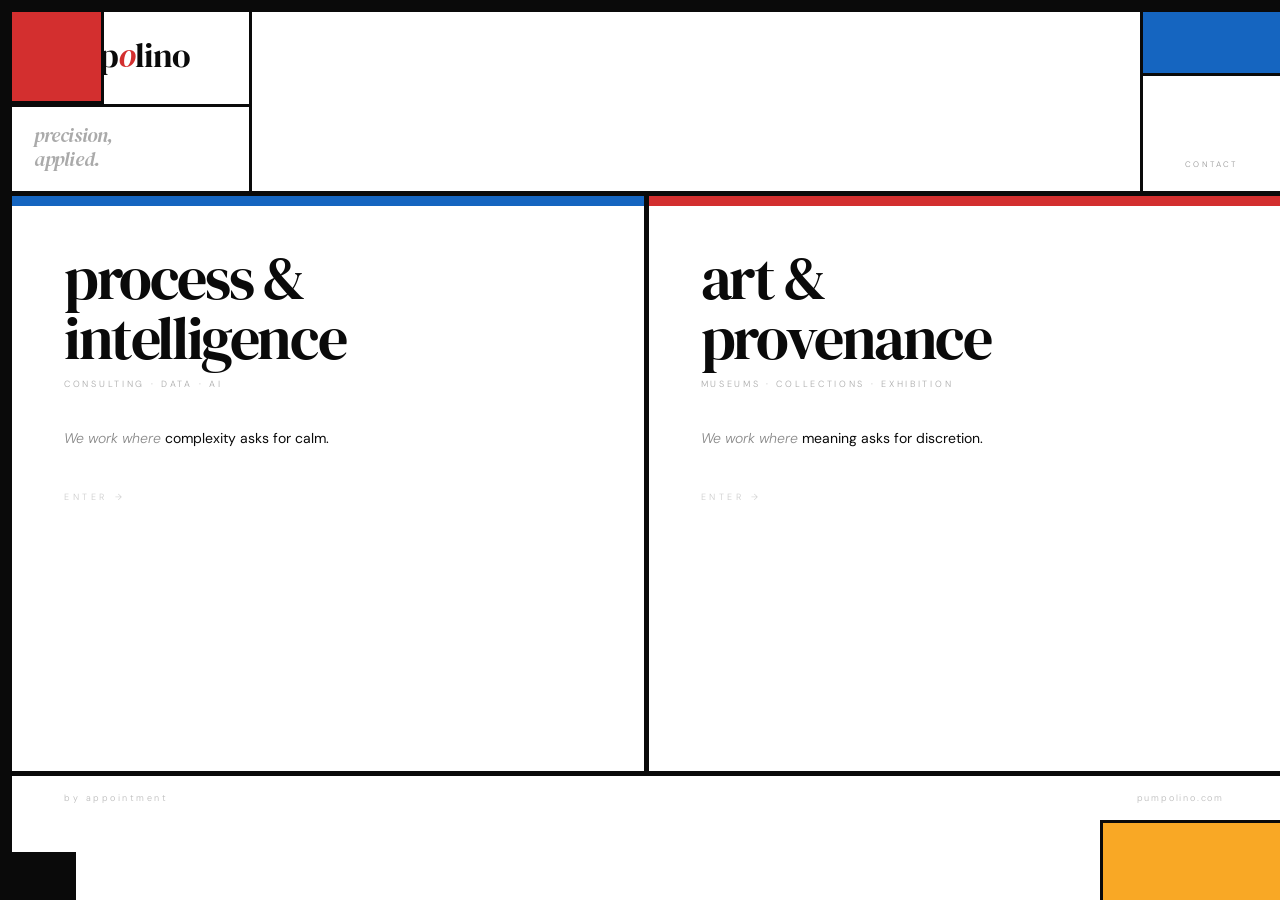
<file: pumpolino20260330.html>
<!DOCTYPE html>
<html lang="en">
<head>
  <meta charset="UTF-8" />
  <meta name="viewport" content="width=device-width, initial-scale=1.0" />
  <title>Pumpolino</title>
  <meta name="description" content="Precision, applied." />
  <link rel="preconnect" href="https://fonts.googleapis.com">
  <link rel="preconnect" href="https://fonts.gstatic.com" crossorigin>
  <link href="https://fonts.googleapis.com/css2?family=DM+Sans:ital,opsz,wght@0,9..40,300;0,9..40,400;0,9..40,700;1,9..40,300&family=DM+Serif+Display:ital@0;1&display=swap" rel="stylesheet">
  <style>
    :root {
      --black: #0a0a0a;
      --white: #ffffff;
      --red: #D32F2F;
      --blue: #1565C0;
      --yellow: #F9A825;
      --green: #2E7D32;
      --border: 3px solid #0a0a0a;
      --border-thick: 5px solid #0a0a0a;
      --font-display: 'DM Serif Display', Georgia, serif;
      --font-body: 'DM Sans', Helvetica, sans-serif;
    }

    *, *::before, *::after { box-sizing: border-box; margin: 0; padding: 0; }
    html { scroll-behavior: smooth; }
    body {
      font-family: var(--font-body);
      background: var(--white);
      color: var(--black);
      -webkit-font-smoothing: antialiased;
      min-height: 100vh;
    }

    /* ── Mondrian structural frame ── */
    .m-left  { position: fixed; left: 0; top: 0; bottom: 0; width: 12px; background: var(--black); z-index: 200; }
    .m-top   { position: fixed; left: 0; right: 0; top: 0; height: 12px; background: var(--black); z-index: 200; }
    .m-corner-red    { position: fixed; top: 12px; left: 12px; width: 92px; height: 92px; background: var(--red); z-index: 190; border-right: var(--border); border-bottom: var(--border); }
    .m-corner-blue   { position: fixed; top: 12px; right: 0; width: 140px; height: 64px; background: var(--blue); z-index: 190; border-left: var(--border); border-bottom: var(--border); }
    .m-corner-yellow { position: fixed; bottom: 0; right: 0; width: 180px; height: 80px; background: var(--yellow); z-index: 190; border-left: var(--border); border-top: var(--border); }
    .m-corner-black  { position: fixed; bottom: 0; left: 12px; width: 64px; height: 48px; background: var(--black); z-index: 190; }

    /* ── Page system ── */
    .page { display: none; flex-direction: column; min-height: 100vh; padding: 12px 0 0 12px; }
    .page.active { display: flex; }

    /* ── Header ── */
    .site-header {
      position: relative; z-index: 10;
      display: grid;
      grid-template-columns: 240px 1fr 140px;
      align-items: stretch;
      border-bottom: var(--border-thick);
      background: var(--white);
    }

    /* Left column: logo on top, tagline below — separated by inner border */
    .header-left-cell {
      border-right: var(--border);
      display: flex;
      flex-direction: column;
    }

    .logo {
      display: flex;
      flex-direction: column;
      justify-content: flex-end;
      text-decoration: none; cursor: pointer;
      padding: 0 22px 18px 22px;
      height: 92px;
      flex-shrink: 0;
    }
    .logo-word {
      font-family: var(--font-display);
      font-size: clamp(24px, 3vw, 34px);
      font-weight: 400; letter-spacing: -0.03em;
      color: var(--black); line-height: 1; text-transform: lowercase;
    }
    .logo-word em { font-style: italic; color: var(--red); }
    .logo-domain {
      font-size: 7px; letter-spacing: 0.22em; color: #bbb;
      font-weight: 300; text-transform: lowercase; margin-top: 5px;
    }

    .header-tagline-cell {
      border-top: var(--border);
      padding: 16px 22px 20px 22px;
      display: flex;
      align-items: flex-end;
      flex: 1;
    }
    .header-tagline {
      font-family: var(--font-display);
      font-size: clamp(14px, 1.8vw, 20px);
      font-weight: 400; letter-spacing: -0.02em;
      color: #aaa; line-height: 1.2;
      text-transform: lowercase; font-style: italic;
    }

    /* Centre cell: empty Mondrian breathing space */
    .header-center-cell { /* intentionally empty */ }

    .header-nav-cell {
      width: 140px; border-left: var(--border);
      display: flex; flex-direction: column;
      justify-content: flex-end; padding: 0 0 22px 0;
      align-items: center; gap: 10px;
    }
    .nav-link {
      font-size: 8px; letter-spacing: 0.3em;
      text-transform: uppercase; color: #999;
      font-weight: 300; text-decoration: none; cursor: pointer;
      transition: color 0.2s;
    }
    .nav-link:hover { color: var(--black); }

    /* ── Panels ── */
    .panels {
      flex: 1; display: grid;
      grid-template-columns: 1fr 5px 1fr;
      align-items: stretch;
      transition: grid-template-columns 0.6s cubic-bezier(0.77,0,0.18,1);
      min-height: 540px; position: relative; z-index: 10;
    }
    .panel-divider { background: var(--black); width: 5px; transition: opacity 0.4s ease; }
    .panel {
      padding: 52px 56px 52px 52px;
      display: flex; flex-direction: column;
      cursor: pointer;
      transition: background 0.3s, opacity 0.4s;
      overflow: hidden; position: relative;
    }
    .panel:hover { background: rgba(249,168,37,0.04); }
    .panel-bar {
      position: absolute; top: 0; left: 0; right: 0; height: 10px;
      transition: height 0.3s;
    }
    .panel-bar.blue { background: var(--blue); }
    .panel-bar.red  { background: var(--red); }
    .panel:hover .panel-bar { height: 14px; }

    .panel-number {
      font-size: 8px; letter-spacing: 0.3em; color: #ccc;
      font-weight: 300; margin-bottom: 40px; margin-top: 22px;
    }
    /* Hide numbers in the default collapsed panel view */
    .collapsed .panel-number { display: none; }
    .panel-title {
      font-family: var(--font-display);
      font-size: clamp(38px, 5.5vw, 60px);
      font-weight: 400; letter-spacing: -0.04em;
      color: var(--black); line-height: 1;
      text-transform: lowercase; margin-bottom: 10px;
    }
    .panel-sub {
      font-size: 9px; letter-spacing: 0.3em;
      text-transform: uppercase; color: #aaa;
      font-weight: 300; margin-bottom: 36px;
    }
    .panel-body {
      font-size: 14px; line-height: 1.75;
      color: #888; font-weight: 300; font-style: italic; max-width: 300px;
    }
    .panel-body strong { font-style: normal; font-weight: 400; color: var(--black); }
    .spacer { flex: 1; }
    .panel-cta {
      font-size: 9px; letter-spacing: 0.4em;
      text-transform: uppercase; color: #ccc; font-weight: 300;
      transition: color 0.25s, letter-spacing 0.3s; margin-top: 40px;
    }
    .panel:hover .panel-cta { color: var(--black); letter-spacing: 0.52em; }

    /* Expanded */
    .panels.expanded-1 { grid-template-columns: 1fr 5px 0fr; }
    .panels.expanded-2 { grid-template-columns: 0fr 5px 1fr; }
    .panels.expanded-1 .panel-2,
    .panels.expanded-2 .panel-1 { opacity: 0; pointer-events: none; padding: 0; overflow: hidden; }
    .panels.expanded-1 .panel-divider,
    .panels.expanded-2 .panel-divider { opacity: 0; }
    .panels.expanded-1 .panel-1,
    .panels.expanded-2 .panel-2 { cursor: default; }
    .panels.expanded-1 .panel-1:hover,
    .panels.expanded-2 .panel-2:hover { background: transparent; }
    .panels.expanded-1 .panel-1 .collapsed,
    .panels.expanded-2 .panel-2 .collapsed { display: none; }
    .expanded-inner { display: none; flex-direction: column; flex: 1; }
    .panels.expanded-1 .panel-1 .expanded-inner,
    .panels.expanded-2 .panel-2 .expanded-inner { display: flex; }

    .exp-grid {
      display: grid; grid-template-columns: 1fr 1fr;
      gap: 64px; align-items: start; flex: 1; margin-top: 22px;
    }
    .exp-title {
      font-family: var(--font-display);
      font-size: clamp(44px, 6.5vw, 72px);
      font-weight: 400; letter-spacing: -0.04em;
      color: var(--black); line-height: 0.95;
      text-transform: lowercase; margin-bottom: 12px;
    }
    .exp-sub {
      font-size: 9px; letter-spacing: 0.3em;
      text-transform: uppercase; color: #aaa; font-weight: 300;
    }
    .exp-right {
      padding-top: 4px; opacity: 0; transform: translateY(12px);
      transition: opacity 0.5s ease 0.3s, transform 0.5s ease 0.3s;
    }
    .panels.expanded-1 .panel-1 .exp-right,
    .panels.expanded-2 .panel-2 .exp-right { opacity: 1; transform: translateY(0); }
    .exp-intro {
      font-size: 14px; line-height: 1.75;
      color: #888; font-weight: 300; font-style: italic; margin-bottom: 20px;
    }
    .exp-intro strong { font-style: normal; font-weight: 400; color: var(--black); }
    .exp-body { font-size: 13px; line-height: 1.95; color: #666; font-weight: 300; }

    /* Reference button */
    .btn-ref {
      display: inline-flex; align-items: center; gap: 12px;
      margin-top: 28px; padding: 13px 22px;
      background: var(--white); border: var(--border);
      color: var(--black); font-family: var(--font-body);
      font-size: 9px; letter-spacing: 0.3em; text-transform: uppercase;
      font-weight: 400; cursor: pointer;
      transition: background 0.25s, color 0.25s;
    }
    .btn-ref::before {
      content: ''; display: block; width: 20px; height: 4px;
      background: var(--green); flex-shrink: 0; transition: background 0.25s;
    }
    .btn-ref:hover { background: var(--black); color: var(--white); }
    .btn-ref:hover::before { background: var(--white); }
    .btn-ref .arrow { transition: transform 0.3s; }
    .btn-ref.open .arrow { transform: rotate(90deg); }

    /* Reference drawer */
    .ref-drawer {
      overflow: hidden; max-height: 0; opacity: 0;
      transition: max-height 0.7s cubic-bezier(0.77,0,0.18,1), opacity 0.4s ease 0.15s;
    }
    .ref-drawer.open { max-height: 800px; opacity: 1; }
    .ref-separator { border: none; border-top: var(--border); margin: 40px 0 0 0; }
    .ref-inner {
      display: grid; grid-template-columns: 1fr 1fr;
      gap: 56px; padding-top: 36px; padding-bottom: 8px;
    }
    .ref-tag {
      display: inline-flex; align-items: center; gap: 0; margin-bottom: 18px;
    }
    .ref-tag-bar {
      width: 36px; height: 36px; background: var(--green);
      display: flex; align-items: center; justify-content: center; flex-shrink: 0;
    }
    .ref-tag-label {
      font-size: 8px; letter-spacing: 0.3em;
      text-transform: uppercase; color: #aaa;
      font-weight: 300; padding-left: 12px;
    }
    .ref-title {
      font-family: var(--font-display);
      font-size: clamp(22px, 2.8vw, 32px);
      font-weight: 400; letter-spacing: -0.03em;
      color: var(--black); line-height: 1.05;
      text-transform: lowercase; margin-bottom: 6px;
    }
    .ref-sub {
      font-size: 9px; letter-spacing: 0.28em;
      text-transform: uppercase; color: #aaa; font-weight: 300; margin-bottom: 22px;
    }
    .ref-lead {
      font-size: 13px; line-height: 1.7;
      color: #888; font-style: italic; font-weight: 300; margin-bottom: 26px;
    }
    .ref-lead strong { font-style: normal; font-weight: 400; color: var(--black); }

    /* Feature list */
    .ref-features { list-style: none; display: flex; flex-direction: column; gap: 0; border-top: var(--border); }
    .ref-feature { display: grid; grid-template-columns: 10px 1fr; border-bottom: 2px solid var(--black); }
    .ref-feature-bar { background: var(--blue); width: 10px; align-self: stretch; }
    .ref-feature-content { padding: 16px 18px; }
    .ref-feature-title { font-size: 12px; font-weight: 700; color: var(--black); letter-spacing: 0.01em; margin-bottom: 4px; }
    .ref-feature-desc { font-size: 12px; line-height: 1.65; color: #666; font-weight: 300; }

    /* Steps */
    .ref-steps-label {
      font-size: 8px; letter-spacing: 0.3em;
      text-transform: uppercase; color: #aaa; font-weight: 300; margin-bottom: 16px;
    }
    .ref-steps { display: flex; flex-direction: column; gap: 0; border-top: var(--border); }
    .ref-step {
      display: grid; grid-template-columns: 56px 1fr;
      border-bottom: 2px solid var(--black); transition: background 0.2s;
    }
    .ref-step:hover { background: rgba(21,101,192,0.04); }
    .ref-step-num {
      background: var(--black); color: var(--white);
      font-family: var(--font-display); font-size: 26px;
      font-weight: 400; display: flex; align-items: center;
      justify-content: center; letter-spacing: -0.02em; min-height: 76px;
    }
    .ref-step-body { padding: 18px 20px; display: flex; flex-direction: column; justify-content: center; }
    .ref-step-title { font-size: 12px; font-weight: 700; color: var(--black); letter-spacing: 0.01em; margin-bottom: 4px; }
    .ref-step-desc { font-size: 12px; line-height: 1.6; color: #666; font-weight: 300; }

    /* Back button */
    .btn-back {
      font-size: 9px; letter-spacing: 0.3em; text-transform: uppercase;
      color: #bbb; font-weight: 300; cursor: pointer; margin-top: 52px;
      display: none; transition: color 0.2s; align-self: flex-start;
      background: none; border: none; padding: 0; font-family: inherit;
    }
    .btn-back:hover { color: var(--black); }
    .panels.expanded-1 .panel-1 .btn-back,
    .panels.expanded-2 .panel-2 .btn-back { display: block; }

    /* ── Footer ── */
    .site-footer {
      position: relative; z-index: 10; border-top: var(--border-thick);
      padding: 16px 56px 16px 52px;
      display: flex; align-items: center; justify-content: space-between;
      background: var(--white); margin-bottom: 80px;
    }
    .footer-left { font-size: 9px; letter-spacing: 0.28em; color: #bbb; font-weight: 300; text-transform: lowercase; }
    .footer-right { font-size: 9px; letter-spacing: 0.2em; color: #bbb; font-weight: 300; cursor: pointer; transition: color 0.2s; }
    .footer-right:hover { color: var(--black); }

    /* ══════════════════════════════════════
       CONTACT PAGE
    ══════════════════════════════════════ */
    .contact-main {
      flex: 1; display: grid; grid-template-columns: 340px 5px 1fr;
      position: relative; z-index: 10; min-height: 560px;
    }
    .contact-left {
      padding: 52px 48px 52px 48px;
      display: flex; flex-direction: column;
      background: var(--white); position: relative;
    }
    .contact-color-block { position: absolute; top: 0; left: 0; width: 100%; height: 10px; background: var(--red); }
    .contact-divider { background: var(--black); width: 5px; }
    .contact-right { padding: 52px 56px 52px 52px; display: flex; flex-direction: column; }

    .contact-eyebrow {
      font-size: 8px; letter-spacing: 0.32em;
      text-transform: uppercase; color: #aaa; font-weight: 300;
      margin-bottom: 20px; margin-top: 28px;
      display: flex; align-items: center; gap: 12px;
    }
    .contact-eyebrow::before {
      content: ''; display: block; width: 28px; height: 5px;
      background: var(--red); flex-shrink: 0;
    }
    .contact-title {
      font-family: var(--font-display);
      font-size: clamp(42px, 6vw, 68px);
      font-weight: 400; letter-spacing: -0.04em;
      color: var(--black); line-height: 0.95;
      text-transform: lowercase; margin-bottom: 16px;
    }
    .contact-note {
      font-size: 13px; line-height: 1.85;
      color: #888; font-weight: 300; font-style: italic; margin-top: 28px;
    }
    .contact-note strong { font-style: normal; font-weight: 400; color: var(--black); }

    /* Form */
    .contact-form { display: flex; flex-direction: column; gap: 28px; max-width: 600px; }
    .form-row { display: grid; grid-template-columns: 1fr 1fr; gap: 24px; }
    .form-group { display: flex; flex-direction: column; gap: 9px; }
    .form-label {
      font-size: 8px; letter-spacing: 0.3em;
      text-transform: uppercase; color: #aaa; font-weight: 300;
      display: flex; align-items: center; gap: 6px;
    }
    .form-label .req { color: var(--red); font-size: 11px; line-height: 1; }
    .form-label .opt { color: #ccc; font-style: italic; letter-spacing: 0.1em; }

    .form-input,
    .form-textarea {
      font-family: var(--font-body); font-size: 14px; font-weight: 300;
      color: var(--black); background: transparent; border: none;
      border-bottom: 2px solid #ddd; padding: 10px 0; outline: none;
      transition: border-color 0.2s; width: 100%;
    }
    .form-input::placeholder, .form-textarea::placeholder { color: #ccc; }
    .form-input:focus, .form-textarea:focus { border-bottom-color: var(--black); }
    .form-textarea { resize: vertical; min-height: 110px; line-height: 1.75; }

    /* Subject hint chips */
    .subject-hints { display: flex; flex-wrap: wrap; gap: 8px; margin-top: 8px; }
    .subject-hint {
      font-size: 9px; letter-spacing: 0.12em; color: #bbb;
      border: 2px solid #e0e0e0; padding: 6px 12px; cursor: pointer;
      font-family: var(--font-body); background: transparent;
      transition: border-color 0.2s, color 0.2s, background 0.2s;
    }
    .subject-hint:hover, .subject-hint.active {
      border-color: var(--black); color: var(--white); background: var(--black);
    }

    .form-submit {
      display: inline-flex; align-items: center; gap: 16px;
      margin-top: 8px; padding: 16px 32px;
      background: var(--black); border: var(--border); color: var(--white);
      font-family: var(--font-body); font-size: 9px; letter-spacing: 0.38em;
      text-transform: uppercase; font-weight: 400; cursor: pointer;
      align-self: flex-start; transition: background 0.25s, border-color 0.25s;
    }
    .form-submit:hover { background: var(--blue); border-color: var(--blue); }

    .form-success {
      display: none; border-left: 10px solid var(--green);
      padding: 24px 28px; background: rgba(46,125,50,0.04);
    }
    .form-success p { font-size: 14px; color: var(--green); font-weight: 300; line-height: 1.75; }
    .form-success strong { font-weight: 600; }

    /* ── Responsive ── */
    @media (max-width: 760px) {
      .m-corner-blue { display: none; }
      .header-nav-cell { display: none; }
      .site-header { grid-template-columns: 180px 1fr; }
      .panel { padding: 36px 28px; }
      .panels { grid-template-columns: 1fr; grid-template-rows: auto 5px auto; min-height: auto; }
      .panel-divider { width: 100%; height: 5px; }
      .panels.expanded-1, .panels.expanded-2 { grid-template-columns: 1fr; grid-template-rows: auto; }
      .panels.expanded-1 .panel-2, .panels.expanded-2 .panel-1 { display: none; }
      .panels.expanded-1 .panel-divider, .panels.expanded-2 .panel-divider { display: none; }
      .exp-grid { grid-template-columns: 1fr; gap: 28px; }
      .ref-inner { grid-template-columns: 1fr; gap: 32px; }
      .site-footer { padding: 14px 28px; margin-bottom: 64px; }
      .contact-main { grid-template-columns: 1fr; }
      .contact-divider { display: none; }
      .contact-left { padding: 36px 28px; border-bottom: var(--border-thick); }
      .contact-right { padding: 36px 28px; }
      .form-row { grid-template-columns: 1fr; gap: 20px; }
    }
  </style>
</head>
<body>

  <div class="m-left"></div>
  <div class="m-top"></div>
  <div class="m-corner-red"></div>
  <div class="m-corner-blue"></div>
  <div class="m-corner-yellow"></div>
  <div class="m-corner-black"></div>

  <!-- HOME PAGE -->
  <div class="page active" id="page-home">

    <header class="site-header">
      <div class="header-left-cell">
        <a class="logo" onclick="goHome()" tabindex="0">
          <div class="logo-word">pump<em>o</em>lino</div>
          <div class="logo-domain">pumpolino.com</div>
        </a>
        <div class="header-tagline-cell">
          <div class="header-tagline">Precision,<br>applied.</div>
        </div>
      </div>
      <div class="header-center-cell"></div>
      <div class="header-nav-cell">
        <a class="nav-link" onclick="goContact()">Contact</a>
      </div>
    </header>

    <main class="panels" id="panels">

      <!-- Panel 1: Process & Intelligence -->
      <div class="panel panel-1" onclick="expand(1)" role="button" tabindex="0" aria-label="Process and Intelligence">
        <div class="panel-bar blue"></div>

        <div class="collapsed">
          <div class="panel-number">01</div>
          <div class="panel-title">Process &amp;<br>Intelligence</div>
          <div class="panel-sub">Consulting · Data · AI</div>
          <div class="panel-body">We work where <strong>complexity asks for calm.</strong></div>
          <div class="spacer"></div>
          <div class="panel-cta">Enter →</div>
        </div>

        <div class="expanded-inner">
          <div class="exp-grid">
            <div>
              <div class="panel-number">01</div>
              <div class="exp-title">Process &amp;<br>Intelligence</div>
              <div class="exp-sub">Consulting · Data · AI</div>
            </div>
            <div class="exp-right">
              <div class="exp-intro">We work where <strong>complexity asks for calm.</strong></div>
              <div class="exp-body">
                Systems that move — water, information, decisions.<br><br>
                Pumpolino brings deep technical fluency to industrial process consulting, paired with the clarity of modern data architecture and applied intelligence.
              </div>
              <button class="btn-ref" id="btn-ref" onclick="toggleRef(event)">
                Reference project <span class="arrow">→</span>
              </button>
            </div>
          </div>

          <!-- Reference Drawer -->
          <div class="ref-drawer" id="ref-drawer">
            <hr class="ref-separator">
            <div class="ref-inner">
              <div>
                <div class="ref-tag">
                  <div class="ref-tag-bar">
                    <svg viewBox="0 0 16 16" width="14" height="14" fill="none" xmlns="http://www.w3.org/2000/svg">
                      <path d="M8 2v12M2 8h12" stroke="white" stroke-width="2.5" stroke-linecap="square"/>
                    </svg>
                  </div>
                  <span class="ref-tag-label">Reference Project</span>
                </div>
                <div class="ref-title">Pumpolino<br>ServiceFlow</div>
                <div class="ref-sub">Software · Service · Automation</div>
                <div class="ref-lead">A platform that <strong>transforms efficiency into structure.</strong></div>
                <ul class="ref-features">
                  <li class="ref-feature">
                    <div class="ref-feature-bar"></div>
                    <div class="ref-feature-content">
                      <div class="ref-feature-title">Central Data Management</div>
                      <div class="ref-feature-desc">Service history and product customisations transparently consolidated on one platform.</div>
                    </div>
                  </li>
                  <li class="ref-feature">
                    <div class="ref-feature-bar"></div>
                    <div class="ref-feature-content">
                      <div class="ref-feature-title">Automation</div>
                      <div class="ref-feature-desc">Proactive notifications for upcoming service intervals.</div>
                    </div>
                  </li>
                  <li class="ref-feature">
                    <div class="ref-feature-bar"></div>
                    <div class="ref-feature-content">
                      <div class="ref-feature-title">Resource Planning</div>
                      <div class="ref-feature-desc">Optimal allocation of technicians and spare parts via the system.</div>
                    </div>
                  </li>
                </ul>
              </div>

              <div>
                <div class="ref-steps-label">Implementation</div>
                <div class="ref-steps">
                  <div class="ref-step">
                    <div class="ref-step-num">1</div>
                    <div class="ref-step-body">
                      <div class="ref-step-title">Analysis</div>
                      <div class="ref-step-desc">Identification of tailored features and definition of business processes.</div>
                    </div>
                  </div>
                  <div class="ref-step">
                    <div class="ref-step-num">2</div>
                    <div class="ref-step-body">
                      <div class="ref-step-title">Configuration &amp; Migration</div>
                      <div class="ref-step-desc">Data migration and integration into existing workflows.</div>
                    </div>
                  </div>
                  <div class="ref-step">
                    <div class="ref-step-num">3</div>
                    <div class="ref-step-body">
                      <div class="ref-step-title">Rollout</div>
                      <div class="ref-step-desc">Phased implementation including user training sessions.</div>
                    </div>
                  </div>
                </div>
              </div>
            </div>
          </div>

          <button class="btn-back" onclick="collapse(event)">← Back</button>
        </div>
      </div>

      <div class="panel-divider"></div>

      <!-- Panel 2: Art & Provenance -->
      <div class="panel panel-2" onclick="expand(2)" role="button" tabindex="0" aria-label="Art and Provenance">
        <div class="panel-bar red"></div>

        <div class="collapsed">
          <div class="panel-number">02</div>
          <div class="panel-title">Art &amp;<br>Provenance</div>
          <div class="panel-sub">Museums · Collections · Exhibition</div>
          <div class="panel-body">We work where <strong>meaning asks for discretion.</strong></div>
          <div class="spacer"></div>
          <div class="panel-cta">Enter →</div>
        </div>

        <div class="expanded-inner">
          <div class="exp-grid">
            <div>
              <div class="panel-number">02</div>
              <div class="exp-title">Art &amp;<br>Provenance</div>
              <div class="exp-sub">Museums · Collections · Exhibition</div>
            </div>
            <div class="exp-right">
              <div class="exp-intro">We work where <strong>meaning asks for discretion.</strong></div>
              <div class="exp-body">
                Objects of significance, handled with patience.<br><br>
                Pumpolino accompanies works of art through the careful architecture of acquisition, placement, and exhibition — in dialogue with museums, foundations, and private collections.
              </div>
            </div>
          </div>
          <button class="btn-back" onclick="collapse(event)">← Back</button>
        </div>
      </div>

    </main>

    <footer class="site-footer">
      <span class="footer-left">by appointment</span>
      <span class="footer-right">pumpolino.com</span>
    </footer>
  </div>

  <!-- CONTACT PAGE -->
  <div class="page" id="page-contact">

    <header class="site-header">
      <div class="header-left-cell">
        <a class="logo" onclick="goHome()" style="cursor:pointer" tabindex="0">
          <div class="logo-word">pump<em>o</em>lino</div>
          <div class="logo-domain">pumpolino.com</div>
        </a>
        <div class="header-tagline-cell">
          <div class="header-tagline">Precision,<br>applied.</div>
        </div>
      </div>
      <div class="header-center-cell"></div>
      <div class="header-nav-cell">
        <a class="nav-link" onclick="goHome()">← Home</a>
      </div>
    </header>

    <div class="contact-main">
      <div class="contact-left">
        <div class="contact-color-block"></div>
        <div class="contact-eyebrow">Contact</div>
        <div class="contact-title">Write<br>to us.</div>
        <p class="contact-note">
          We reply <strong>personally</strong> —<br>
          no templates,<br>no automation.<br><br>
          pumpolino.com
        </p>
      </div>

      <div class="contact-divider"></div>

      <div class="contact-right">
        <form class="contact-form" id="contact-form" onsubmit="submitForm(event)" novalidate>

          <div class="form-row">
            <div class="form-group">
              <label class="form-label" for="first-name">First name</label>
              <input class="form-input" type="text" id="first-name" name="first_name" placeholder="Jane" required>
            </div>
            <div class="form-group">
              <label class="form-label" for="last-name">Last name</label>
              <input class="form-input" type="text" id="last-name" name="last_name" placeholder="Smith" required>
            </div>
          </div>

          <div class="form-group">
            <label class="form-label" for="email">E-mail <span class="req">*</span></label>
            <input class="form-input" type="email" id="email" name="email" placeholder="jane@example.com" required>
          </div>

          <div class="form-group">
            <label class="form-label" for="phone">Phone <span class="opt">optional · for callback</span></label>
            <input class="form-input" type="tel" id="phone" name="phone" placeholder="+41 79 000 00 00">
          </div>

          <div class="form-group">
            <label class="form-label" for="subject">Subject <span class="req">*</span></label>
            <input class="form-input" type="text" id="subject" name="subject" placeholder="e.g. General enquiry" required>
            <div class="subject-hints">
              <button type="button" class="subject-hint" onclick="setSubject(this,'General Enquiry')">General Enquiry</button>
              <button type="button" class="subject-hint" onclick="setSubject(this,'Support')">Support</button>
              <button type="button" class="subject-hint" onclick="setSubject(this,'Feedback')">Feedback</button>
              <button type="button" class="subject-hint" onclick="setSubject(this,'Other')">Other</button>
            </div>
          </div>

          <div class="form-group">
            <label class="form-label" for="message">Message <span class="req">*</span></label>
            <textarea class="form-textarea" id="message" name="message" placeholder="Your enquiry …" required></textarea>
          </div>

          <button class="form-submit" type="submit">Send message →</button>
        </form>

        <div class="form-success" id="form-success">
          <p><strong>Thank you.</strong><br>Your message has been received. We will be in touch shortly.</p>
        </div>
      </div>
    </div>

    <footer class="site-footer">
      <span class="footer-left">by appointment</span>
      <span class="footer-right" onclick="goHome()">← Back to home</span>
    </footer>
  </div>

  <script>
    var current = 0;
    var refOpen = false;

    function goHome() {
      document.getElementById('page-home').classList.add('active');
      document.getElementById('page-contact').classList.remove('active');
      window.scrollTo(0,0);
    }
    function goContact() {
      document.getElementById('page-home').classList.remove('active');
      document.getElementById('page-contact').classList.add('active');
      window.scrollTo(0,0);
    }

    function expand(n) {
      if (current === n) return;
      current = n;
      document.getElementById('panels').className = 'panels expanded-' + n;
      if (n !== 1) closeRef();
    }
    function collapse(e) {
      e.stopPropagation();
      current = 0;
      document.getElementById('panels').className = 'panels';
      closeRef();
    }

    function toggleRef(e) {
      e.stopPropagation();
      refOpen ? closeRef() : openRef();
    }
    function openRef() {
      refOpen = true;
      document.getElementById('ref-drawer').classList.add('open');
      document.getElementById('btn-ref').classList.add('open');
    }
    function closeRef() {
      refOpen = false;
      document.getElementById('ref-drawer').classList.remove('open');
      var b = document.getElementById('btn-ref');
      if (b) b.classList.remove('open');
    }

    function setSubject(btn, val) {
      document.getElementById('subject').value = val;
      document.querySelectorAll('.subject-hint').forEach(function(b){ b.classList.remove('active'); });
      btn.classList.add('active');
    }

    function submitForm(e) {
      e.preventDefault();
      document.getElementById('contact-form').style.display = 'none';
      document.getElementById('form-success').style.display = 'block';
    }

    document.querySelectorAll('.panel').forEach(function(p) {
      p.addEventListener('keydown', function(e) {
        if (e.key === 'Enter' || e.key === ' ') { e.preventDefault(); p.click(); }
      });
    });
  </script>
</body>
</html>
</file>
<file: assets/style.css>
:root {
  --black: #0a0a0a;
  --white: #fafaf8;
  --red: #D32F2F;
  --blue: #1565C0;
  --yellow: #F9A825;
  --green: #2E7D32;
  --border: 3px solid #0a0a0a;
  --border-thick: 5px solid #0a0a0a;
  --font-display: 'DM Serif Display', Georgia, serif;
  --font-body: 'DM Sans', Helvetica, sans-serif;
}

*, *::before, *::after { box-sizing: border-box; margin: 0; padding: 0; }
html { scroll-behavior: smooth; }
body {
  font-family: var(--font-body);
  background: var(--white);
  color: var(--black);
  -webkit-font-smoothing: antialiased;
  min-height: 100vh;
  overflow-x: hidden;
}

/* ── Mondrian frame ── */
.m-left  { position: fixed; left: 0; top: 0; bottom: 0; width: 12px; background: var(--black); z-index: 200; }
.m-top   { position: fixed; left: 0; right: 0; top: 0; height: 12px; background: var(--black); z-index: 200; max-width: 100vw; }
.m-corner-1 { position: fixed; top: 12px; left: 12px; width: 92px; height: 92px; background: var(--red); z-index: 190; border-right: var(--border); border-bottom: var(--border); cursor: pointer; transition: opacity 0.3s; }
.m-corner-2 { position: fixed; top: 12px; right: 0; width: 140px; height: 64px; background: var(--blue); z-index: 190; border-left: var(--border); border-bottom: var(--border); cursor: pointer; transition: opacity 0.3s; }
.m-corner-3 { width: 180px; height: 80px; background: var(--yellow); z-index: 190; border-left: var(--border); border-top: var(--border); flex-shrink: 0; cursor: pointer; display: flex; align-items: center; justify-content: center; transition: opacity 0.3s; }
.m-corner-3:hover { opacity: 0.6; }
.m-corner-1.hidden, .m-corner-2.hidden, .m-corner-3.hidden { opacity: 0; pointer-events: none; transition: opacity 0.3s; }
.m-corner-black { width: 64px; height: 48px; background: var(--black); z-index: 190; flex-shrink: 0; }
.footer-bottom-corners { display: flex; align-items: flex-end; justify-content: space-between; margin-left: -12px; }

/* ── Header ── */
.site-header {
  position: relative; z-index: 10;
  display: grid;
  grid-template-columns: 0px 1fr 154px;
  align-items: stretch;
  border-bottom: var(--border-thick);
  background: var(--white);
}
.header-left-cell { display: flex; flex-direction: column; }
.header-center-cell { border-left: var(--border); border-right: var(--border); display: flex; flex-direction: column; align-items: center; position: relative; }
.header-center-cell::before { content: ''; position: absolute; top: -12px; left: -3px; width: 3px; height: 12px; background: var(--black); }
.header-center-cell::after { content: ''; position: absolute; top: -12px; right: -3px; width: 3px; height: 12px; background: var(--black); }
.logo {
  display: flex; flex-direction: column; justify-content: flex-end; align-items: center;
  text-decoration: none; cursor: pointer; padding: 0 22px 10px 22px;
  height: 110px; flex-shrink: 0; width: 100%;
}
.logo-word {
  font-family: var(--font-display);
  font-size: clamp(48px, 6.5vw, 80px);
  font-weight: 400; letter-spacing: -0.03em;
  color: var(--black); line-height: 1; text-transform: lowercase;
}
.logo-word em { font-style: italic; color: var(--red); }
.header-tagline-cell {
  border-top: var(--border); padding: 18px 22px 22px 22px;
  display: flex; align-items: center; justify-content: center; flex: 1; width: 100%;
}
.header-tagline {
  font-family: var(--font-display);
  font-size: clamp(17px, 2.2vw, 26px);
  font-weight: 300; letter-spacing: -0.02em;
  color: #bbb; line-height: 1.3;
  text-transform: lowercase; font-style: italic; text-align: center;
}
.header-nav-cell {
  width: 154px; display: flex; flex-direction: column;
  justify-content: flex-end; padding: 0 0 22px 0; align-items: center; gap: 10px;
}
.nav-link {
  font-size: 8px; letter-spacing: 0.3em; text-transform: uppercase;
  color: #999; font-weight: 300; text-decoration: none; cursor: pointer; transition: color 0.2s;
}
.nav-link:hover { color: var(--black); }

/* ── Hamburger ── */
.hamburger {
  position: fixed; top: 20px; left: 20px; background: transparent; z-index: 300;
  display: flex; flex-direction: column; align-items: flex-start; justify-content: center;
  gap: 5px; cursor: pointer; border: none; padding: 6px; font-family: var(--font-body); transition: opacity 0.2s;
}
.hamburger:hover { opacity: 0.5; }
.hamburger span { display: block; height: 1.5px; background: var(--black); transition: transform 0.3s, opacity 0.3s, width 0.3s; }
.hamburger span:nth-child(1) { width: 28px; }
.hamburger span:nth-child(2) { width: 18px; }
.hamburger span:nth-child(3) { width: 24px; }
.hamburger.open span:nth-child(1) { transform: translateY(7px) rotate(45deg); width: 24px; }
.hamburger.open span:nth-child(2) { opacity: 0; }
.hamburger.open span:nth-child(3) { transform: translateY(-7px) rotate(-45deg); width: 24px; }

.nav-overlay {
  position: fixed; top: 0; left: 0; right: 0; bottom: 0;
  background: var(--white); z-index: 250;
  display: flex; flex-direction: column; justify-content: center; padding: 0 64px;
  opacity: 0; pointer-events: none; transition: opacity 0.35s ease;
}
.nav-overlay.open { opacity: 1; pointer-events: auto; }
.nav-overlay-item {
  font-family: var(--font-display);
  font-size: clamp(36px, 6vw, 72px);
  font-weight: 400; letter-spacing: -0.03em; color: var(--black);
  text-transform: lowercase; line-height: 1; cursor: pointer;
  border-bottom: 2px solid #e0e0e0; padding: 28px 0; transition: color 0.2s;
  display: flex; align-items: center; gap: 24px; text-decoration: none;
}
.nav-overlay-item:first-child { border-top: 2px solid #e0e0e0; }
.nav-overlay-item:hover { color: #aaa; }
.nav-overlay-num { font-family: var(--font-body); font-size: 10px; letter-spacing: 0.3em; color: #ccc; font-weight: 300; text-transform: uppercase; min-width: 28px; }

/* ── Footer ── */
.site-footer {
  position: relative; z-index: 10; border-top: var(--border-thick);
  padding: 8px 56px 8px 52px;
  display: flex; align-items: center; justify-content: space-between;
  background: var(--white);
}
.footer-left { font-size: 9px; letter-spacing: 0.28em; color: #bbb; font-weight: 300; text-transform: lowercase; }
.footer-right { font-size: 9px; letter-spacing: 0.2em; color: #bbb; font-weight: 300; cursor: pointer; transition: color 0.2s; text-decoration: none; }
.footer-right:hover { color: var(--black); }

/* ── Inner page layout (contact, legal, subpages) ── */
.inner-main {
  flex: 1; display: grid; grid-template-columns: 340px 5px 1fr;
  position: relative; z-index: 10; min-height: 560px;
}
.inner-left {
  padding: 52px 48px 52px 48px; display: flex; flex-direction: column;
  background: var(--white); position: relative;
}
.inner-color-block { position: absolute; top: 0; left: 0; width: 100%; height: 10px; }
.inner-divider { background: var(--black); width: 5px; }
.inner-right { padding: 52px 56px 52px 52px; display: flex; flex-direction: column; }

.inner-eyebrow {
  font-size: 8px; letter-spacing: 0.32em; text-transform: uppercase;
  color: #aaa; font-weight: 300; margin-bottom: 20px; margin-top: 28px;
  display: flex; align-items: center; gap: 12px;
}
.inner-eyebrow::before { content: ''; display: block; width: 28px; height: 5px; flex-shrink: 0; }
.inner-title {
  font-family: var(--font-display);
  font-size: clamp(42px, 6vw, 68px); font-weight: 400; letter-spacing: -0.04em;
  color: var(--black); line-height: 0.95; text-transform: lowercase; margin-bottom: 16px;
}
.inner-note { font-size: 13px; line-height: 1.85; color: #888; font-weight: 300; font-style: italic; margin-top: 28px; }
.inner-note strong { font-style: normal; font-weight: 400; color: var(--black); }

/* ── Expanded content styles ── */
.exp-title {
  font-family: var(--font-display);
  font-size: clamp(44px, 6.5vw, 72px); font-weight: 400; letter-spacing: -0.04em;
  color: var(--black); line-height: 0.95; text-transform: lowercase; margin-bottom: 12px;
}
.exp-sub { font-size: 9px; letter-spacing: 0.3em; text-transform: uppercase; color: #aaa; font-weight: 300; margin-bottom: 28px; }
.exp-intro { font-size: 14px; line-height: 1.75; color: #888; font-weight: 300; font-style: italic; margin-bottom: 20px; }
.exp-intro strong { font-style: normal; font-weight: 400; color: var(--black); }
.exp-body { font-size: 13px; line-height: 1.95; color: #666; font-weight: 300; }

/* ── Product blocks ── */
.p1-product { border-top: var(--border); padding-top: 36px; margin-top: 56px; max-width: 860px; }
.p1-product-trigger {
  display: flex; align-items: baseline; justify-content: space-between;
  cursor: pointer; padding-bottom: 20px; border-bottom: 2px solid var(--black);
  transition: opacity 0.2s; user-select: none;
}
.p1-product-trigger:hover { opacity: 0.6; }
.p1-product-trigger-left { display: flex; flex-direction: column; gap: 5px; }
.p1-product-trigger-arrow { font-family: var(--font-body); font-size: 13px; color: #aaa; font-weight: 300; transition: transform 0.35s cubic-bezier(0.77,0,0.18,1), color 0.2s; flex-shrink: 0; }
.p1-product.open .p1-product-trigger-arrow { transform: rotate(45deg); color: var(--black); }
.p1-product-body { overflow: hidden; max-height: 0; transition: max-height 0.55s cubic-bezier(0.77,0,0.18,1); }
.p1-product.open .p1-product-body { max-height: 1400px; }
.p1-product-body-inner { padding-top: 32px; }
.p1-product-title { font-family: var(--font-display); font-size: clamp(26px, 3.2vw, 36px); font-weight: 400; letter-spacing: -0.03em; color: var(--black); line-height: 1; text-transform: lowercase; margin-bottom: 6px; }
.p1-product-sub { font-size: 9px; letter-spacing: 0.3em; text-transform: uppercase; color: #aaa; font-weight: 300; }
.p1-product-lead { font-size: 15px; line-height: 1.85; color: #555; font-weight: 300; max-width: 680px; margin-top: 20px; margin-bottom: 0; }
.p1-features { margin-bottom: 48px; }
.p1-feature { padding-left: 24px; margin-bottom: 24px; }
.p1-feature:last-child { margin-bottom: 0; }
.p1-feature-label { font-size: 11px; letter-spacing: 0.22em; text-transform: uppercase; color: var(--black); font-weight: 400; margin-bottom: 8px; }
.p1-feature-text { font-size: 13px; line-height: 1.85; color: #777; font-weight: 300; margin: 0; }
.p1-product.service .p1-feature { border-left: 2px solid var(--blue); }
.p1-product.sales .p1-feature { border-left: 2px solid var(--red); }
.p1-steps-label { font-size: 8px; letter-spacing: 0.3em; text-transform: uppercase; color: #aaa; font-weight: 300; margin-bottom: 12px; }
.p1-steps { border-top: var(--border); }
.p1-step { display: grid; grid-template-columns: 56px 1fr; border-bottom: 2px solid var(--black); transition: background 0.2s; }
.p1-step:hover { background: rgba(21,101,192,0.04); }
.p1-step-num { color: var(--white); font-family: var(--font-display); font-size: 24px; font-weight: 400; display: flex; align-items: center; justify-content: center; letter-spacing: -0.02em; min-height: 72px; }
.p1-product.service .p1-step-num { background: var(--blue); }
.p1-product.sales .p1-step-num { background: var(--red); }
.p1-step-body { padding: 16px 20px; display: flex; flex-direction: column; justify-content: center; }
.p1-step-title { font-size: 12px; font-weight: 700; color: var(--black); letter-spacing: 0.01em; margin-bottom: 4px; }
.p1-step-desc { font-size: 12px; line-height: 1.6; color: #666; font-weight: 300; }

/* ── Contact form ── */
.contact-form { display: flex; flex-direction: column; gap: 28px; max-width: 600px; }
.form-row { display: grid; grid-template-columns: 1fr 1fr; gap: 24px; }
.form-group { display: flex; flex-direction: column; gap: 9px; }
.form-label { font-size: 8px; letter-spacing: 0.3em; text-transform: uppercase; color: #aaa; font-weight: 300; display: flex; align-items: center; gap: 6px; }
.form-label .req { color: var(--red); font-size: 11px; line-height: 1; }
.form-label .opt { color: #ccc; font-style: italic; letter-spacing: 0.1em; }
.form-input, .form-textarea { font-family: var(--font-body); font-size: 14px; font-weight: 300; color: var(--black); background: transparent; border: none; border-bottom: 2px solid #ddd; padding: 10px 0; outline: none; transition: border-color 0.2s; width: 100%; }
.form-input::placeholder, .form-textarea::placeholder { color: #ccc; }
.form-input:focus, .form-textarea:focus { border-bottom-color: var(--black); }
.form-textarea { resize: vertical; min-height: 110px; line-height: 1.75; }
.subject-hints { display: flex; flex-wrap: wrap; gap: 8px; margin-top: 8px; }
.subject-hint { font-size: 9px; letter-spacing: 0.12em; color: #bbb; border: 2px solid #e0e0e0; padding: 6px 12px; cursor: pointer; font-family: var(--font-body); background: transparent; transition: border-color 0.2s, color 0.2s, background 0.2s; }
.subject-hint:hover, .subject-hint.active { border-color: var(--black); color: var(--white); background: var(--black); }
.form-submit { display: inline-flex; align-items: center; gap: 16px; margin-top: 8px; padding: 16px 32px; background: var(--black); border: var(--border); color: var(--white); font-family: var(--font-body); font-size: 9px; letter-spacing: 0.38em; text-transform: uppercase; font-weight: 400; cursor: pointer; align-self: flex-start; transition: background 0.25s, border-color 0.25s; }
.form-submit:hover { background: var(--blue); border-color: var(--blue); }
.form-submit:disabled { opacity: 0.5; cursor: not-allowed; }
.form-success { display: none; border-left: 10px solid var(--green); padding: 24px 28px; background: rgba(46,125,50,0.04); }
.form-success p { font-size: 14px; color: var(--green); font-weight: 300; line-height: 1.75; }
.form-success strong { font-weight: 600; }
.form-error { display: none; border-left: 10px solid var(--red); padding: 24px 28px; background: rgba(211,47,47,0.04); margin-top: 8px; }
.form-error p { font-size: 14px; color: var(--red); font-weight: 300; line-height: 1.75; }

/* ── Legal ── */
.imp-section { border-top: var(--border); padding-top: 24px; }
.imp-section-title { font-size: 8px; letter-spacing: 0.32em; text-transform: uppercase; color: #aaa; font-weight: 300; margin-bottom: 16px; display: flex; align-items: center; gap: 12px; }
.imp-section-title::before { content: ''; display: block; width: 10px; height: 10px; background: var(--black); flex-shrink: 0; }
.imp-body { font-size: 13px; line-height: 1.95; color: #666; font-weight: 300; }
.imp-body strong { font-weight: 400; color: var(--black); }
.imp-address { font-size: 14px; line-height: 2; color: var(--black); font-weight: 300; font-style: normal; }

/* ── P3 ── */
.p3-list { border-top: var(--border); max-width: 860px; margin: 0 auto; width: 100%; }
.p3-list-item { display: grid; grid-template-columns: 52px 1fr; border-bottom: 2px solid var(--black); padding: 22px 0; }
.p3-list-num { font-family: var(--font-display); font-size: 18px; color: #ccc; font-weight: 400; padding-top: 2px; }
.p3-list-title { font-size: 13px; font-weight: 400; color: var(--black); margin-bottom: 8px; letter-spacing: -0.01em; }
.p3-list-text { font-size: 13px; line-height: 1.85; color: #666; font-weight: 300; }

/* ── Responsive ── */
@media (max-width: 760px) {
  .m-corner-2 { display: none; }
  .header-nav-cell { display: none; }
  .site-header { grid-template-columns: 96px 1fr 0px; margin-left: -12px; padding-left: 12px; }
  .inner-main { grid-template-columns: 1fr; }
  .inner-divider { display: none; }
  .inner-left { padding: 36px 28px; border-bottom: var(--border-thick); }
  .inner-right { padding: 36px 28px; }
  .form-row { grid-template-columns: 1fr; gap: 20px; }
  .site-footer { padding: 8px 28px; }
}
</file>
